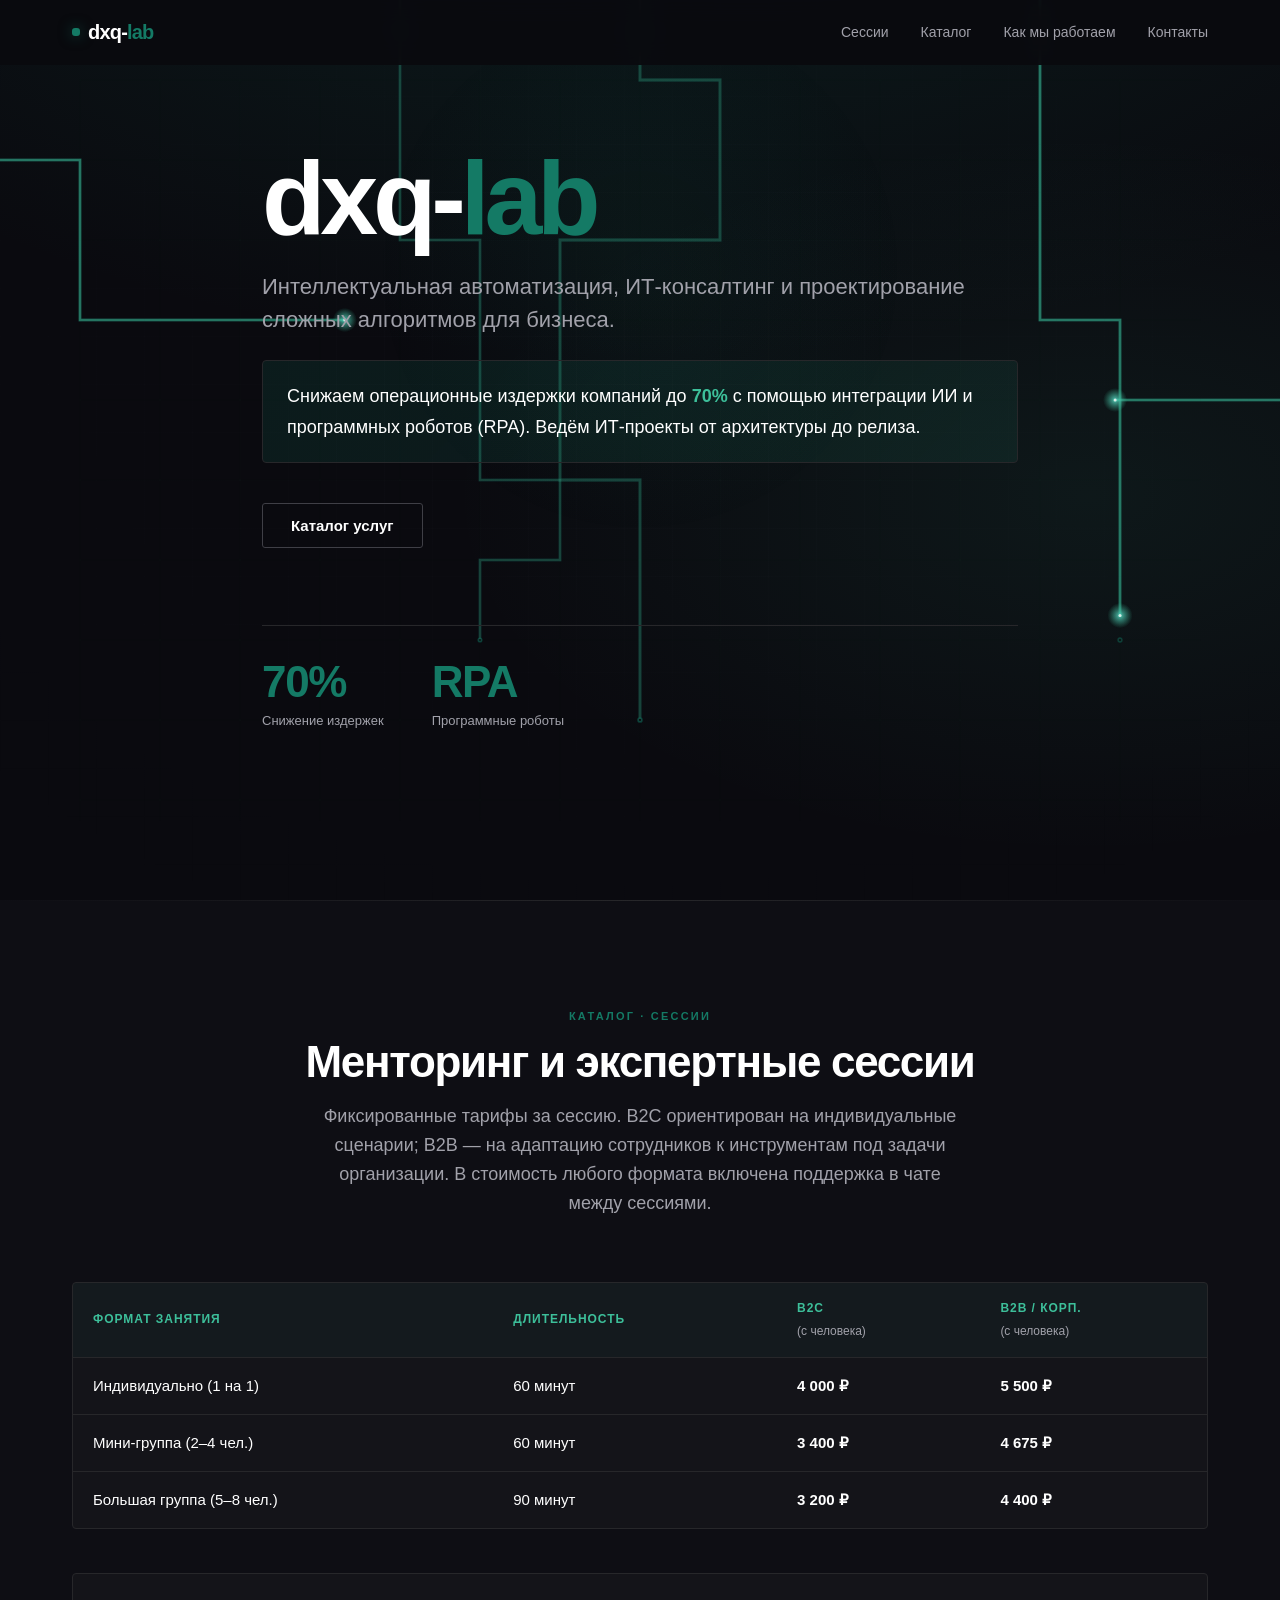
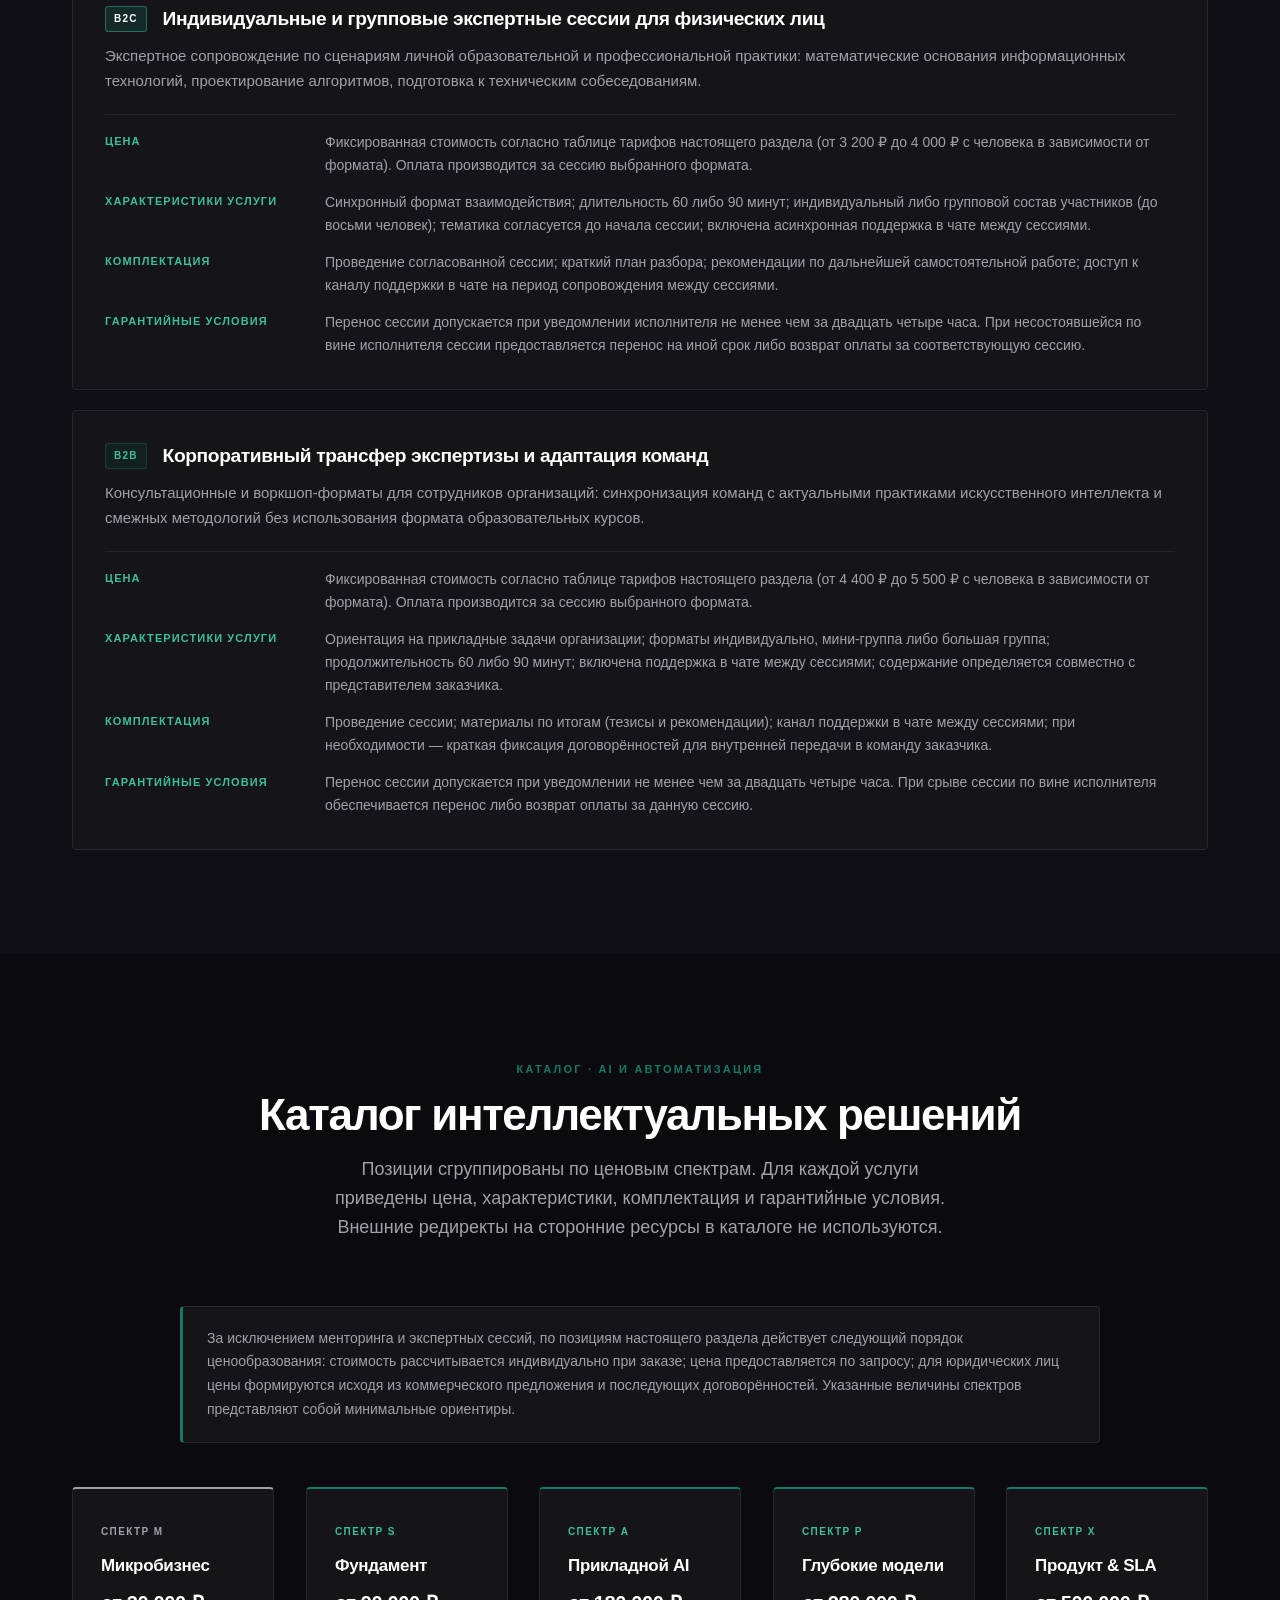
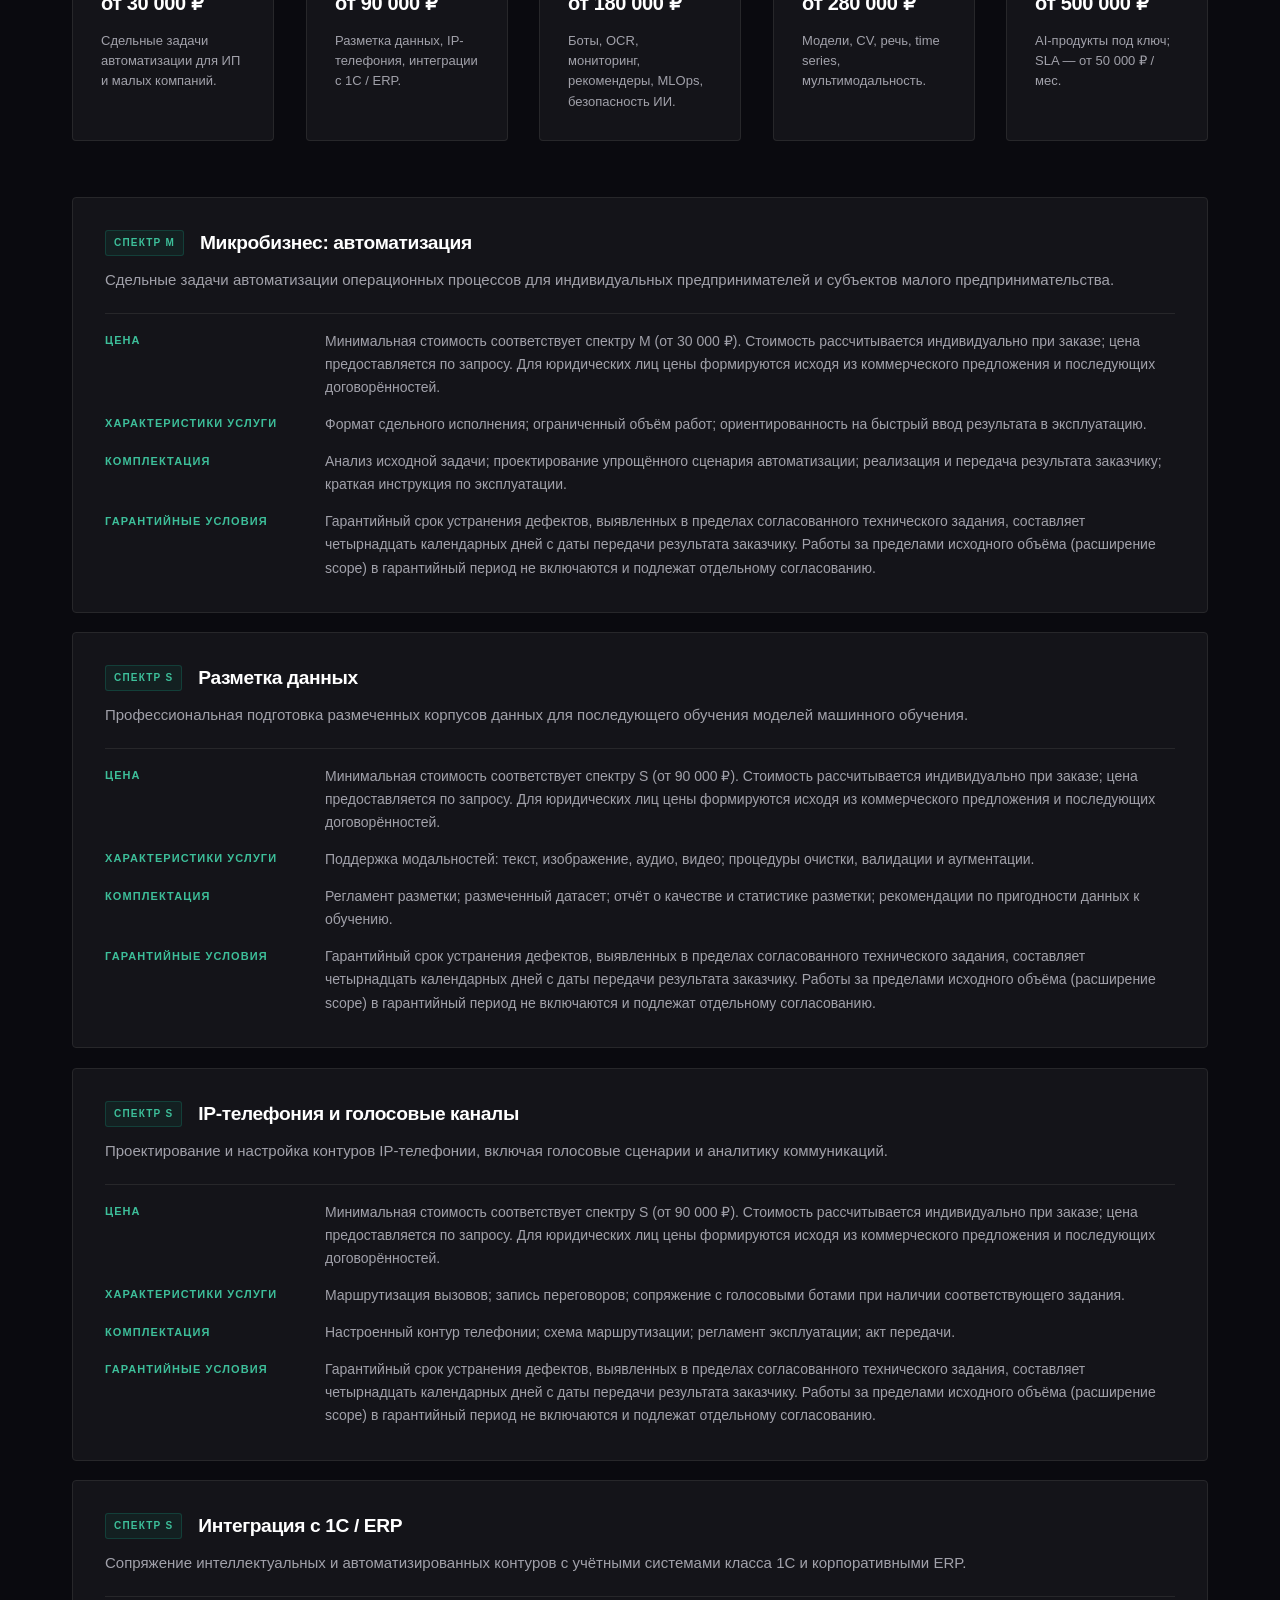
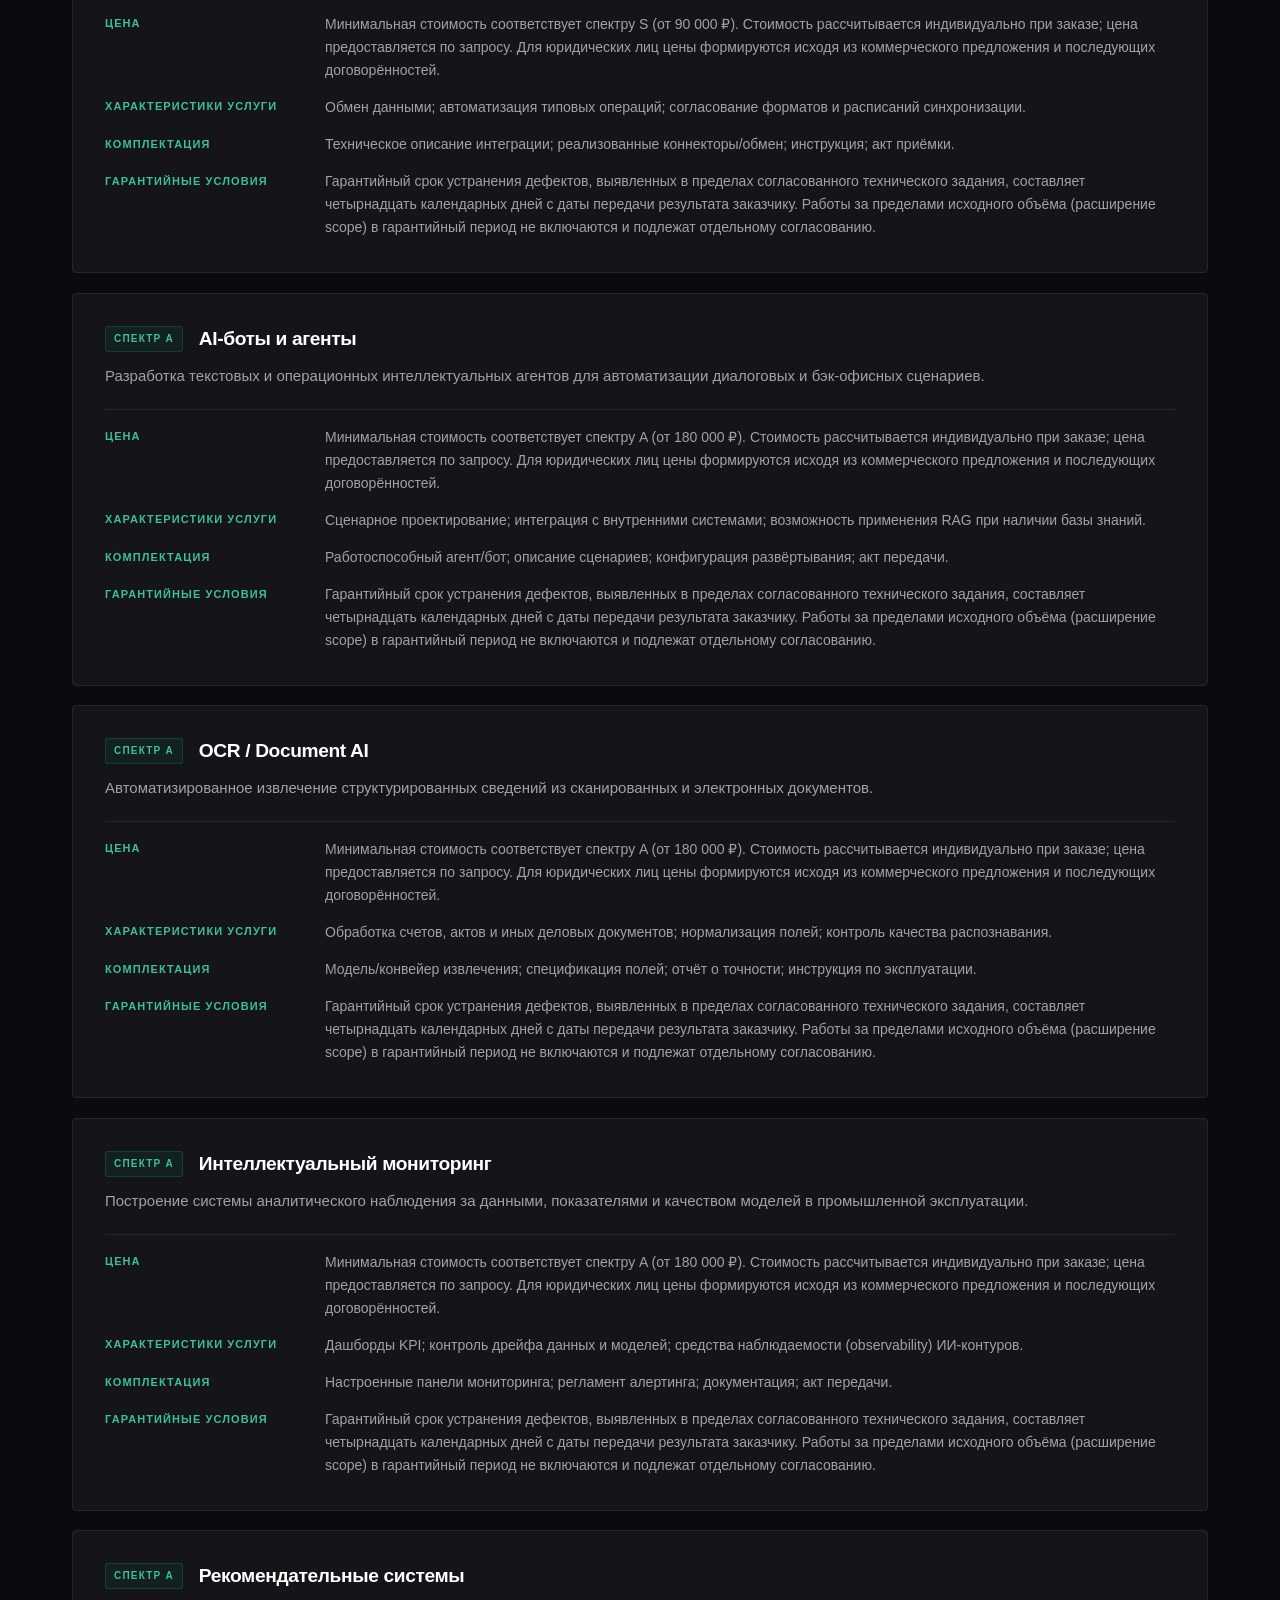
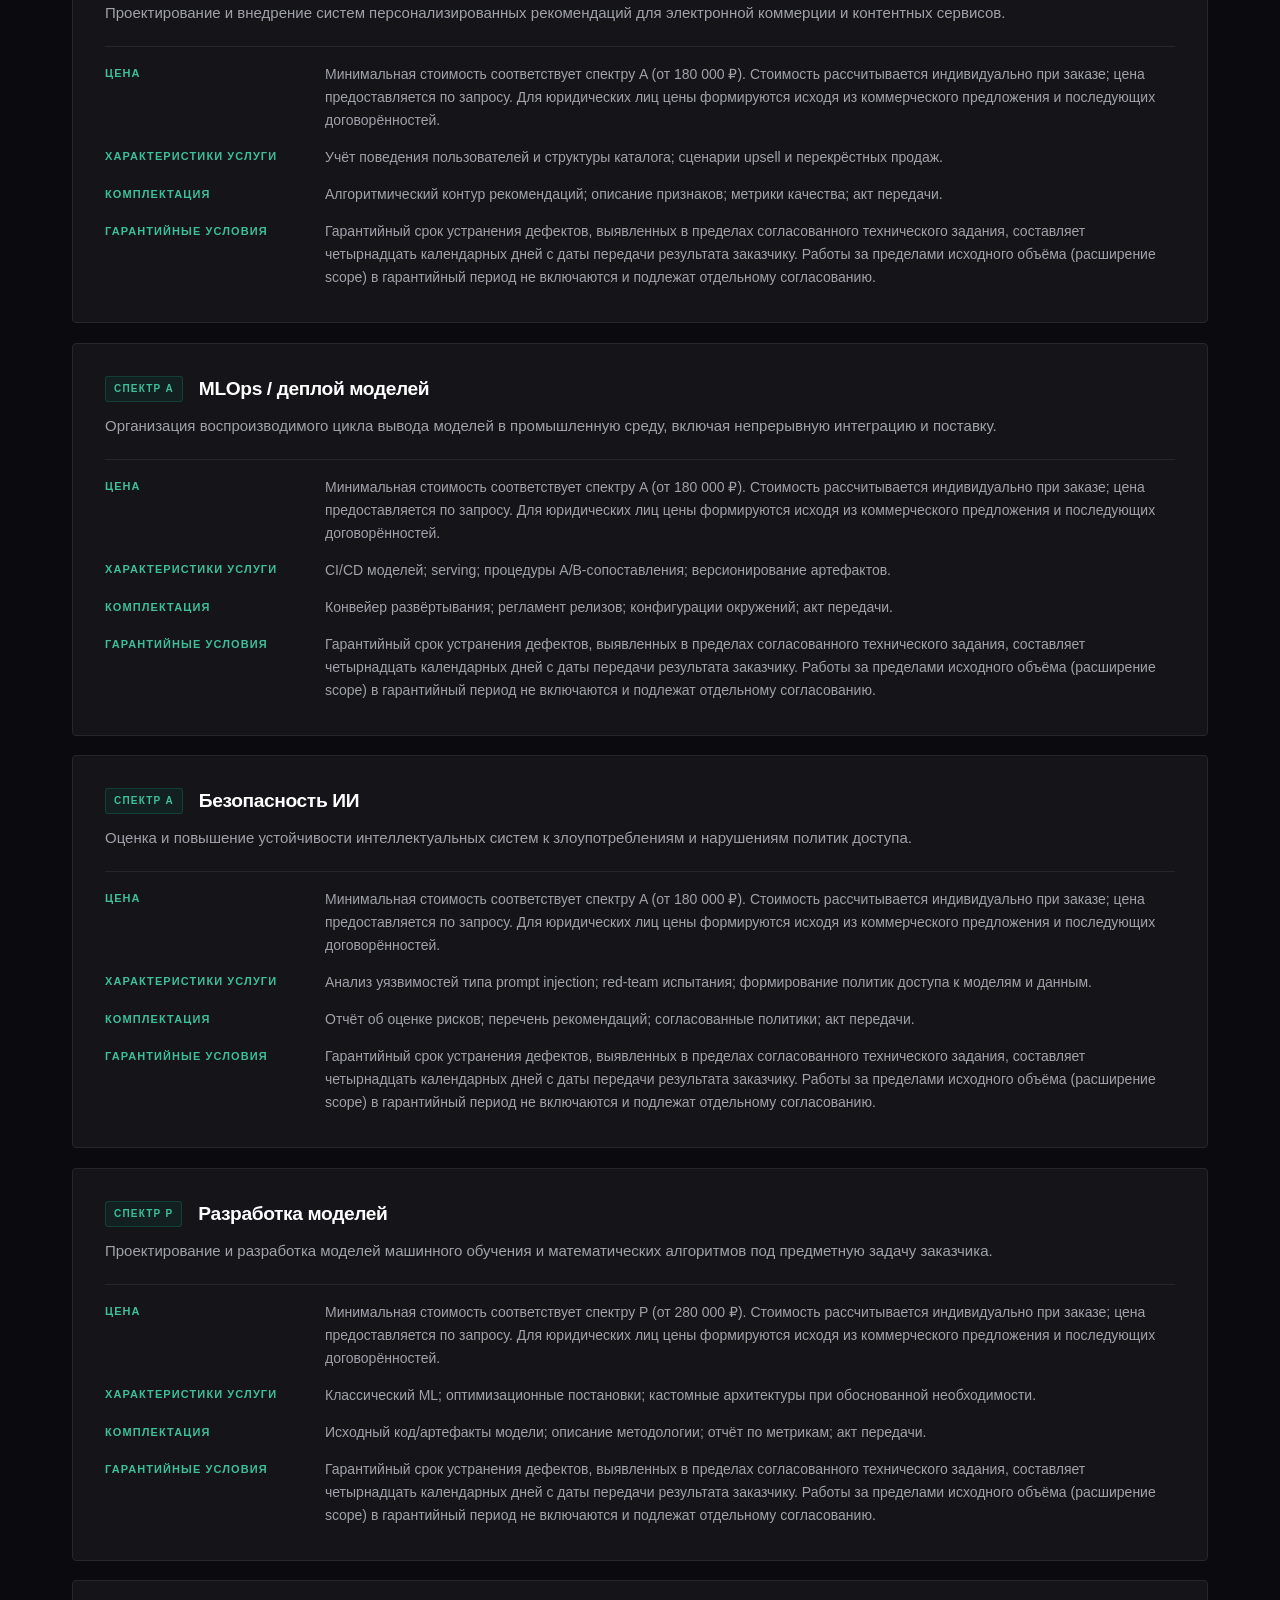
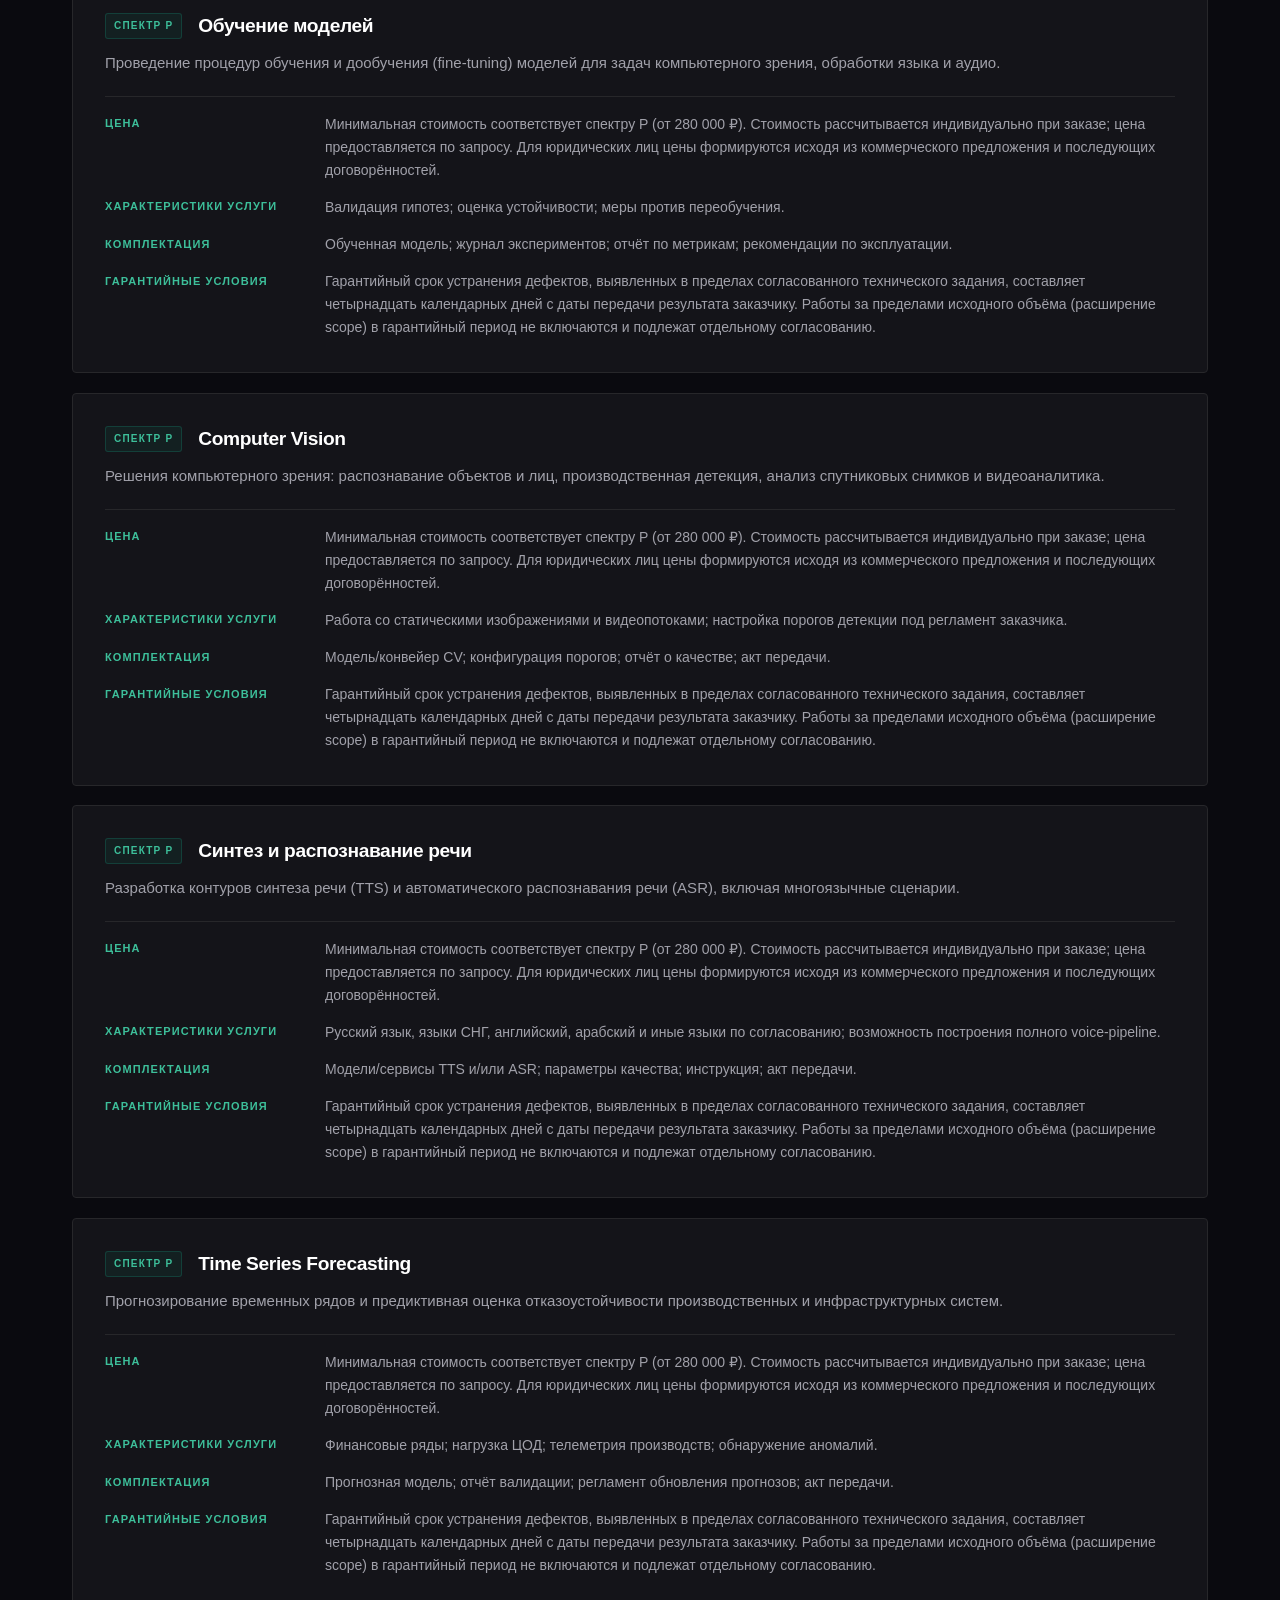
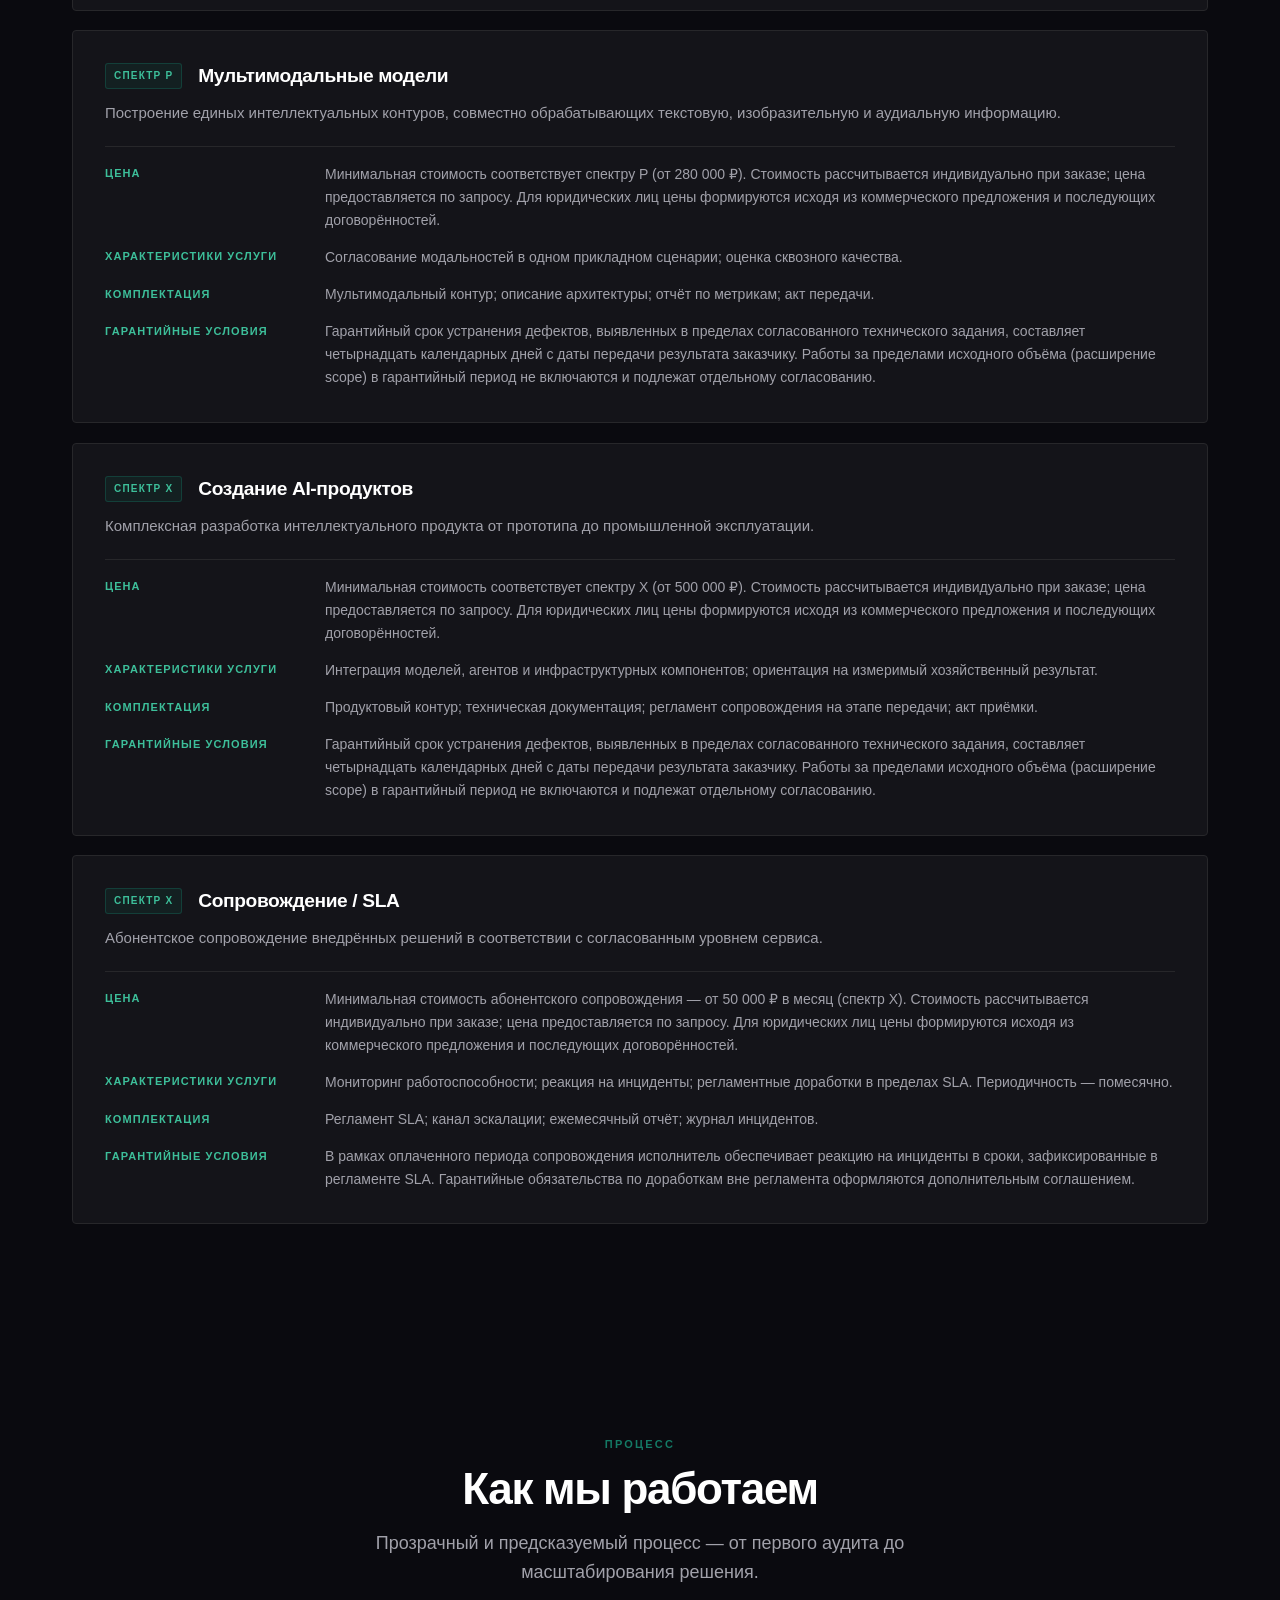
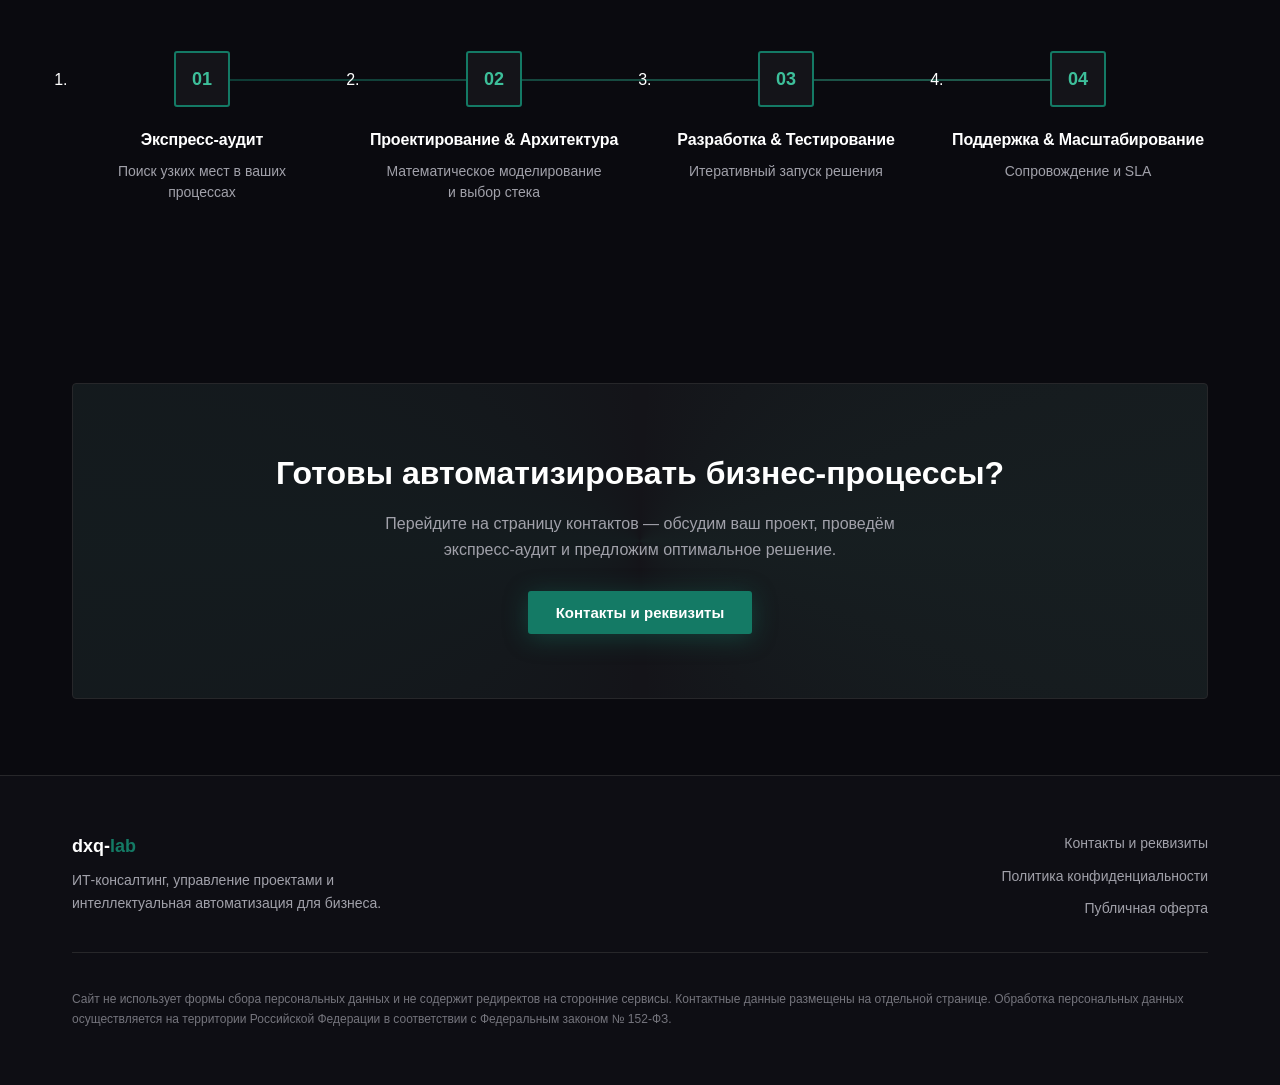
<file: index.html>
<!DOCTYPE html>
<html lang="ru">
<head>
  <meta charset="UTF-8">
  <meta name="viewport" content="width=device-width, initial-scale=1.0">
  <script src="js/favicon.js"></script>
  <meta name="description" content="dxq-lab — интеллектуальная автоматизация, ИТ-консалтинг и проектирование сложных алгоритмов для бизнеса. RPA, Agile, Data Science.">
  <meta name="robots" content="index, follow">
  <meta name="theme-color" content="#0a0a0f">

  <!-- Open Graph — replace content URLs with your production domain -->
  <!-- Example domain: https://dxq-lab.ru or https://your-username.github.io -->
  <meta property="og:type" content="website">
  <meta property="og:title" content="dxq-lab — ИТ-консалтинг и интеллектуальная автоматизация">
  <meta property="og:description" content="Снижаем операционные издержки до 70% с помощью ИИ и программных роботов. Ведём ИТ-проекты от архитектуры до релиза.">
  <meta property="og:url" content="https://YOUR-DOMAIN.ru">
  <meta property="og:locale" content="ru_RU">

  <title>dxq-lab — ИТ-консалтинг и интеллектуальная автоматизация</title>

  <link rel="stylesheet" href="css/style.css">
</head>
<body>

  <canvas id="circuit-bg" class="circuit-bg" aria-hidden="true"></canvas>
  <div class="scroll-progress" aria-hidden="true"><div class="scroll-progress__bar"></div></div>

  <!-- Mobile nav overlay -->
  <div class="nav-overlay" aria-hidden="true"></div>

  <!-- ================================================================== -->
  <!-- HEADER                                                            -->
  <!-- ================================================================== -->
  <header class="header" role="banner">
    <div class="container header__inner">
      <a href="#" class="logo" aria-label="dxq-lab — на главную">
        <span class="logo__mark" aria-hidden="true"></span>
        <span class="brand-name">dxq-<span class="text-accent">lab</span></span>
      </a>

      <button class="menu-toggle" aria-label="Открыть меню" aria-expanded="false" aria-controls="main-nav">
        <span class="menu-toggle__bar"></span>
        <span class="menu-toggle__bar"></span>
        <span class="menu-toggle__bar"></span>
      </button>

      <nav class="nav" id="main-nav" aria-label="Основная навигация">
        <a href="#sessions" class="nav__link">Сессии</a>
        <a href="#catalog" class="nav__link">Каталог</a>
        <a href="#workflow" class="nav__link">Как мы работаем</a>
        <a href="#contact" class="nav__link">Контакты</a>
      </nav>
    </div>
  </header>

  <main id="main-content">

    <!-- ================================================================== -->
    <!-- SECTION 1: HERO                                                    -->
    <!-- ================================================================== -->
    <section class="hero section" id="hero" aria-labelledby="hero-title">
      <div class="container hero__content">
        <h1 class="hero__title" id="hero-title"><span class="brand-name">dxq-<span class="text-accent">lab</span></span></h1>

        <p class="hero__subtitle">
          Интеллектуальная автоматизация, ИТ-консалтинг и проектирование сложных алгоритмов для бизнеса.
        </p>

        <p class="hero__uvp">
          Снижаем операционные издержки компаний до <strong>70%</strong> с помощью интеграции ИИ и программных роботов (RPA). Ведём ИТ-проекты от архитектуры до релиза.
        </p>

        <div class="hero__actions">
          <a href="#catalog" class="btn btn--ghost" data-scroll>Каталог услуг</a>
        </div>

        <div class="hero__stats" aria-label="Ключевые показатели">
          <div class="hero__stat">
            <div class="hero__stat-value">70%</div>
            <div class="hero__stat-label">Снижение издержек</div>
          </div>
          <div class="hero__stat">
            <div class="hero__stat-value">RPA</div>
            <div class="hero__stat-label">Программные роботы</div>
          </div>
        </div>
      </div>
    </section>

    <!-- ================================================================== -->
    <!-- SECTION 2: MENTORING CATALOG                                       -->
    <!-- ================================================================== -->
    <section class="services section" id="sessions" aria-labelledby="sessions-title">
      <div class="container">
        <header class="section__header reveal">
          <span class="section__label">Каталог · Сессии</span>
          <h2 class="section__title" id="sessions-title">Менторинг и экспертные сессии</h2>
          <p class="section__subtitle">
            Фиксированные тарифы за сессию. B2C ориентирован на индивидуальные сценарии; B2B — на адаптацию сотрудников
            к инструментам под задачи организации. В стоимость любого формата включена поддержка в чате между сессиями.
          </p>
        </header>

        <div class="price-table-wrap reveal" role="region" aria-label="Тарифы сессий">
          <table class="price-table">
            <thead>
              <tr>
                <th scope="col">Формат занятия</th>
                <th scope="col">Длительность</th>
                <th scope="col">B2C <span class="price-table__hint">(с человека)</span></th>
                <th scope="col">B2B / Корп. <span class="price-table__hint">(с человека)</span></th>
              </tr>
            </thead>
            <tbody>
              <tr>
                <td>Индивидуально (1 на 1)</td>
                <td>60 минут</td>
                <td class="price-table__value">4&nbsp;000&nbsp;₽</td>
                <td class="price-table__value">5&nbsp;500&nbsp;₽</td>
              </tr>
              <tr>
                <td>Мини-группа (2–4 чел.)</td>
                <td>60 минут</td>
                <td class="price-table__value">3&nbsp;400&nbsp;₽</td>
                <td class="price-table__value">4&nbsp;675&nbsp;₽</td>
              </tr>
              <tr>
                <td>Большая группа (5–8 чел.)</td>
                <td>90 минут</td>
                <td class="price-table__value">3&nbsp;200&nbsp;₽</td>
                <td class="price-table__value">4&nbsp;400&nbsp;₽</td>
              </tr>
            </tbody>
          </table>
        </div>

        <div class="catalog-list catalog-list--sessions">
          <article class="catalog-item reveal">
            <div class="catalog-item__head">
              <span class="service-card__badge service-card__badge--b2c">B2C</span>
              <h3 class="catalog-item__title">Индивидуальные и групповые экспертные сессии для физических лиц</h3>
            </div>
            <p class="catalog-item__lead">
              Экспертное сопровождение по сценариям личной образовательной и профессиональной практики:
              математические основания информационных технологий, проектирование алгоритмов, подготовка к техническим собеседованиям.
            </p>
            <dl class="catalog-meta">
              <div class="catalog-meta__row">
                <dt>Цена</dt>
                <dd>
                  Фиксированная стоимость согласно таблице тарифов настоящего раздела (от 3&nbsp;200&nbsp;₽ до 4&nbsp;000&nbsp;₽ с человека
                  в зависимости от формата). Оплата производится за сессию выбранного формата.
                </dd>
              </div>
              <div class="catalog-meta__row">
                <dt>Характеристики услуги</dt>
                <dd>
                  Синхронный формат взаимодействия; длительность 60 либо 90 минут; индивидуальный либо групповой состав участников
                  (до восьми человек); тематика согласуется до начала сессии; включена асинхронная поддержка в чате между сессиями.
                </dd>
              </div>
              <div class="catalog-meta__row">
                <dt>Комплектация</dt>
                <dd>
                  Проведение согласованной сессии; краткий план разбора; рекомендации по дальнейшей самостоятельной работе;
                  доступ к каналу поддержки в чате на период сопровождения между сессиями.
                </dd>
              </div>
              <div class="catalog-meta__row">
                <dt>Гарантийные условия</dt>
                <dd>
                  Перенос сессии допускается при уведомлении исполнителя не менее чем за двадцать четыре часа.
                  При несостоявшейся по вине исполнителя сессии предоставляется перенос на иной срок либо возврат оплаты
                  за соответствующую сессию.
                </dd>
              </div>
            </dl>
          </article>

          <article class="catalog-item reveal">
            <div class="catalog-item__head">
              <span class="service-card__badge">B2B</span>
              <h3 class="catalog-item__title">Корпоративный трансфер экспертизы и адаптация команд</h3>
            </div>
            <p class="catalog-item__lead">
              Консультационные и воркшоп-форматы для сотрудников организаций: синхронизация команд с актуальными
              практиками искусственного интеллекта и смежных методологий без использования формата образовательных курсов.
            </p>
            <dl class="catalog-meta">
              <div class="catalog-meta__row">
                <dt>Цена</dt>
                <dd>
                  Фиксированная стоимость согласно таблице тарифов настоящего раздела (от 4&nbsp;400&nbsp;₽ до 5&nbsp;500&nbsp;₽ с человека
                  в зависимости от формата). Оплата производится за сессию выбранного формата.
                </dd>
              </div>
              <div class="catalog-meta__row">
                <dt>Характеристики услуги</dt>
                <dd>
                  Ориентация на прикладные задачи организации; форматы индивидуально, мини-группа либо большая группа;
                  продолжительность 60 либо 90 минут; включена поддержка в чате между сессиями; содержание определяется
                  совместно с представителем заказчика.
                </dd>
              </div>
              <div class="catalog-meta__row">
                <dt>Комплектация</dt>
                <dd>
                  Проведение сессии; материалы по итогам (тезисы и рекомендации); канал поддержки в чате между сессиями;
                  при необходимости — краткая фиксация договорённостей для внутренней передачи в команду заказчика.
                </dd>
              </div>
              <div class="catalog-meta__row">
                <dt>Гарантийные условия</dt>
                <dd>
                  Перенос сессии допускается при уведомлении не менее чем за двадцать четыре часа.
                  При срыве сессии по вине исполнителя обеспечивается перенос либо возврат оплаты за данную сессию.
                </dd>
              </div>
            </dl>
          </article>
        </div>
      </div>
    </section>

    <!-- ================================================================== -->
    <!-- SECTION 2B: AI / AUTOMATION CATALOG                                -->
    <!-- ================================================================== -->
    <section class="section" id="catalog" aria-labelledby="catalog-title">
      <div class="container">
        <header class="section__header reveal">
          <span class="section__label">Каталог · AI и автоматизация</span>
          <h2 class="section__title" id="catalog-title">Каталог интеллектуальных решений</h2>
          <p class="section__subtitle">
            Позиции сгруппированы по ценовым спектрам. Для каждой услуги приведены цена, характеристики, комплектация
            и гарантийные условия. Внешние редиректы на сторонние ресурсы в каталоге не используются.
          </p>
        </header>

        <aside class="catalog-notice reveal" role="note">
          <p>
            За исключением менторинга и экспертных сессий, по позициям настоящего раздела действует следующий порядок ценообразования:
            стоимость рассчитывается индивидуально при заказе; цена предоставляется по запросу;
            для юридических лиц цены формируются исходя из коммерческого предложения и последующих договорённостей.
            Указанные величины спектров представляют собой минимальные ориентиры.
          </p>
        </aside>

        <div class="spectrum-grid reveal" aria-label="Ценовые спектры">
          <article class="spectrum-card spectrum-card--micro">
            <span class="spectrum-card__label">Спектр M</span>
            <h3 class="spectrum-card__title">Микробизнес</h3>
            <p class="spectrum-card__price">от 30&nbsp;000&nbsp;₽</p>
            <p class="spectrum-card__desc">Сдельные задачи автоматизации для ИП и малых компаний.</p>
          </article>
          <article class="spectrum-card">
            <span class="spectrum-card__label">Спектр S</span>
            <h3 class="spectrum-card__title">Фундамент</h3>
            <p class="spectrum-card__price">от 90&nbsp;000&nbsp;₽</p>
            <p class="spectrum-card__desc">Разметка данных, IP-телефония, интеграции с 1С / ERP.</p>
          </article>
          <article class="spectrum-card">
            <span class="spectrum-card__label">Спектр A</span>
            <h3 class="spectrum-card__title">Прикладной AI</h3>
            <p class="spectrum-card__price">от 180&nbsp;000&nbsp;₽</p>
            <p class="spectrum-card__desc">Боты, OCR, мониторинг, рекомендеры, MLOps, безопасность ИИ.</p>
          </article>
          <article class="spectrum-card">
            <span class="spectrum-card__label">Спектр P</span>
            <h3 class="spectrum-card__title">Глубокие модели</h3>
            <p class="spectrum-card__price">от 280&nbsp;000&nbsp;₽</p>
            <p class="spectrum-card__desc">Модели, CV, речь, time series, мультимодальность.</p>
          </article>
          <article class="spectrum-card">
            <span class="spectrum-card__label">Спектр X</span>
            <h3 class="spectrum-card__title">Продукт &amp; SLA</h3>
            <p class="spectrum-card__price">от 500&nbsp;000&nbsp;₽</p>
            <p class="spectrum-card__desc">AI-продукты под ключ; SLA — от 50&nbsp;000&nbsp;₽ / мес.</p>
          </article>
        </div>

        <div class="catalog-list">
          <article class="catalog-item reveal">
            <div class="catalog-item__head">
              <span class="service-card__badge">Спектр M</span>
              <h3 class="catalog-item__title">Микробизнес: автоматизация</h3>
            </div>
            <p class="catalog-item__lead">Сдельные задачи автоматизации операционных процессов для индивидуальных предпринимателей и субъектов малого предпринимательства.</p>
            <dl class="catalog-meta">
              <div class="catalog-meta__row">
                <dt>Цена</dt>
                <dd>Минимальная стоимость соответствует спектру M (от 30 000 ₽). Стоимость рассчитывается индивидуально при заказе; цена предоставляется по запросу. Для юридических лиц цены формируются исходя из коммерческого предложения и последующих договорённостей.</dd>
              </div>
              <div class="catalog-meta__row">
                <dt>Характеристики услуги</dt>
                <dd>Формат сдельного исполнения; ограниченный объём работ; ориентированность на быстрый ввод результата в эксплуатацию.</dd>
              </div>
              <div class="catalog-meta__row">
                <dt>Комплектация</dt>
                <dd>Анализ исходной задачи; проектирование упрощённого сценария автоматизации; реализация и передача результата заказчику; краткая инструкция по эксплуатации.</dd>
              </div>
              <div class="catalog-meta__row">
                <dt>Гарантийные условия</dt>
                <dd>Гарантийный срок устранения дефектов, выявленных в пределах согласованного технического задания, составляет четырнадцать календарных дней с даты передачи результата заказчику. Работы за пределами исходного объёма (расширение scope) в гарантийный период не включаются и подлежат отдельному согласованию.</dd>
              </div>
            </dl>
          </article>

          <article class="catalog-item reveal">
            <div class="catalog-item__head">
              <span class="service-card__badge">Спектр S</span>
              <h3 class="catalog-item__title">Разметка данных</h3>
            </div>
            <p class="catalog-item__lead">Профессиональная подготовка размеченных корпусов данных для последующего обучения моделей машинного обучения.</p>
            <dl class="catalog-meta">
              <div class="catalog-meta__row">
                <dt>Цена</dt>
                <dd>Минимальная стоимость соответствует спектру S (от 90 000 ₽). Стоимость рассчитывается индивидуально при заказе; цена предоставляется по запросу. Для юридических лиц цены формируются исходя из коммерческого предложения и последующих договорённостей.</dd>
              </div>
              <div class="catalog-meta__row">
                <dt>Характеристики услуги</dt>
                <dd>Поддержка модальностей: текст, изображение, аудио, видео; процедуры очистки, валидации и аугментации.</dd>
              </div>
              <div class="catalog-meta__row">
                <dt>Комплектация</dt>
                <dd>Регламент разметки; размеченный датасет; отчёт о качестве и статистике разметки; рекомендации по пригодности данных к обучению.</dd>
              </div>
              <div class="catalog-meta__row">
                <dt>Гарантийные условия</dt>
                <dd>Гарантийный срок устранения дефектов, выявленных в пределах согласованного технического задания, составляет четырнадцать календарных дней с даты передачи результата заказчику. Работы за пределами исходного объёма (расширение scope) в гарантийный период не включаются и подлежат отдельному согласованию.</dd>
              </div>
            </dl>
          </article>

          <article class="catalog-item reveal">
            <div class="catalog-item__head">
              <span class="service-card__badge">Спектр S</span>
              <h3 class="catalog-item__title">IP-телефония и голосовые каналы</h3>
            </div>
            <p class="catalog-item__lead">Проектирование и настройка контуров IP-телефонии, включая голосовые сценарии и аналитику коммуникаций.</p>
            <dl class="catalog-meta">
              <div class="catalog-meta__row">
                <dt>Цена</dt>
                <dd>Минимальная стоимость соответствует спектру S (от 90 000 ₽). Стоимость рассчитывается индивидуально при заказе; цена предоставляется по запросу. Для юридических лиц цены формируются исходя из коммерческого предложения и последующих договорённостей.</dd>
              </div>
              <div class="catalog-meta__row">
                <dt>Характеристики услуги</dt>
                <dd>Маршрутизация вызовов; запись переговоров; сопряжение с голосовыми ботами при наличии соответствующего задания.</dd>
              </div>
              <div class="catalog-meta__row">
                <dt>Комплектация</dt>
                <dd>Настроенный контур телефонии; схема маршрутизации; регламент эксплуатации; акт передачи.</dd>
              </div>
              <div class="catalog-meta__row">
                <dt>Гарантийные условия</dt>
                <dd>Гарантийный срок устранения дефектов, выявленных в пределах согласованного технического задания, составляет четырнадцать календарных дней с даты передачи результата заказчику. Работы за пределами исходного объёма (расширение scope) в гарантийный период не включаются и подлежат отдельному согласованию.</dd>
              </div>
            </dl>
          </article>

          <article class="catalog-item reveal">
            <div class="catalog-item__head">
              <span class="service-card__badge">Спектр S</span>
              <h3 class="catalog-item__title">Интеграция с 1С / ERP</h3>
            </div>
            <p class="catalog-item__lead">Сопряжение интеллектуальных и автоматизированных контуров с учётными системами класса 1С и корпоративными ERP.</p>
            <dl class="catalog-meta">
              <div class="catalog-meta__row">
                <dt>Цена</dt>
                <dd>Минимальная стоимость соответствует спектру S (от 90 000 ₽). Стоимость рассчитывается индивидуально при заказе; цена предоставляется по запросу. Для юридических лиц цены формируются исходя из коммерческого предложения и последующих договорённостей.</dd>
              </div>
              <div class="catalog-meta__row">
                <dt>Характеристики услуги</dt>
                <dd>Обмен данными; автоматизация типовых операций; согласование форматов и расписаний синхронизации.</dd>
              </div>
              <div class="catalog-meta__row">
                <dt>Комплектация</dt>
                <dd>Техническое описание интеграции; реализованные коннекторы/обмен; инструкция; акт приёмки.</dd>
              </div>
              <div class="catalog-meta__row">
                <dt>Гарантийные условия</dt>
                <dd>Гарантийный срок устранения дефектов, выявленных в пределах согласованного технического задания, составляет четырнадцать календарных дней с даты передачи результата заказчику. Работы за пределами исходного объёма (расширение scope) в гарантийный период не включаются и подлежат отдельному согласованию.</dd>
              </div>
            </dl>
          </article>

          <article class="catalog-item reveal">
            <div class="catalog-item__head">
              <span class="service-card__badge">Спектр A</span>
              <h3 class="catalog-item__title">AI-боты и агенты</h3>
            </div>
            <p class="catalog-item__lead">Разработка текстовых и операционных интеллектуальных агентов для автоматизации диалоговых и бэк-офисных сценариев.</p>
            <dl class="catalog-meta">
              <div class="catalog-meta__row">
                <dt>Цена</dt>
                <dd>Минимальная стоимость соответствует спектру A (от 180 000 ₽). Стоимость рассчитывается индивидуально при заказе; цена предоставляется по запросу. Для юридических лиц цены формируются исходя из коммерческого предложения и последующих договорённостей.</dd>
              </div>
              <div class="catalog-meta__row">
                <dt>Характеристики услуги</dt>
                <dd>Сценарное проектирование; интеграция с внутренними системами; возможность применения RAG при наличии базы знаний.</dd>
              </div>
              <div class="catalog-meta__row">
                <dt>Комплектация</dt>
                <dd>Работоспособный агент/бот; описание сценариев; конфигурация развёртывания; акт передачи.</dd>
              </div>
              <div class="catalog-meta__row">
                <dt>Гарантийные условия</dt>
                <dd>Гарантийный срок устранения дефектов, выявленных в пределах согласованного технического задания, составляет четырнадцать календарных дней с даты передачи результата заказчику. Работы за пределами исходного объёма (расширение scope) в гарантийный период не включаются и подлежат отдельному согласованию.</dd>
              </div>
            </dl>
          </article>

          <article class="catalog-item reveal">
            <div class="catalog-item__head">
              <span class="service-card__badge">Спектр A</span>
              <h3 class="catalog-item__title">OCR / Document AI</h3>
            </div>
            <p class="catalog-item__lead">Автоматизированное извлечение структурированных сведений из сканированных и электронных документов.</p>
            <dl class="catalog-meta">
              <div class="catalog-meta__row">
                <dt>Цена</dt>
                <dd>Минимальная стоимость соответствует спектру A (от 180 000 ₽). Стоимость рассчитывается индивидуально при заказе; цена предоставляется по запросу. Для юридических лиц цены формируются исходя из коммерческого предложения и последующих договорённостей.</dd>
              </div>
              <div class="catalog-meta__row">
                <dt>Характеристики услуги</dt>
                <dd>Обработка счетов, актов и иных деловых документов; нормализация полей; контроль качества распознавания.</dd>
              </div>
              <div class="catalog-meta__row">
                <dt>Комплектация</dt>
                <dd>Модель/конвейер извлечения; спецификация полей; отчёт о точности; инструкция по эксплуатации.</dd>
              </div>
              <div class="catalog-meta__row">
                <dt>Гарантийные условия</dt>
                <dd>Гарантийный срок устранения дефектов, выявленных в пределах согласованного технического задания, составляет четырнадцать календарных дней с даты передачи результата заказчику. Работы за пределами исходного объёма (расширение scope) в гарантийный период не включаются и подлежат отдельному согласованию.</dd>
              </div>
            </dl>
          </article>

          <article class="catalog-item reveal">
            <div class="catalog-item__head">
              <span class="service-card__badge">Спектр A</span>
              <h3 class="catalog-item__title">Интеллектуальный мониторинг</h3>
            </div>
            <p class="catalog-item__lead">Построение системы аналитического наблюдения за данными, показателями и качеством моделей в промышленной эксплуатации.</p>
            <dl class="catalog-meta">
              <div class="catalog-meta__row">
                <dt>Цена</dt>
                <dd>Минимальная стоимость соответствует спектру A (от 180 000 ₽). Стоимость рассчитывается индивидуально при заказе; цена предоставляется по запросу. Для юридических лиц цены формируются исходя из коммерческого предложения и последующих договорённостей.</dd>
              </div>
              <div class="catalog-meta__row">
                <dt>Характеристики услуги</dt>
                <dd>Дашборды KPI; контроль дрейфа данных и моделей; средства наблюдаемости (observability) ИИ-контуров.</dd>
              </div>
              <div class="catalog-meta__row">
                <dt>Комплектация</dt>
                <dd>Настроенные панели мониторинга; регламент алертинга; документация; акт передачи.</dd>
              </div>
              <div class="catalog-meta__row">
                <dt>Гарантийные условия</dt>
                <dd>Гарантийный срок устранения дефектов, выявленных в пределах согласованного технического задания, составляет четырнадцать календарных дней с даты передачи результата заказчику. Работы за пределами исходного объёма (расширение scope) в гарантийный период не включаются и подлежат отдельному согласованию.</dd>
              </div>
            </dl>
          </article>

          <article class="catalog-item reveal">
            <div class="catalog-item__head">
              <span class="service-card__badge">Спектр A</span>
              <h3 class="catalog-item__title">Рекомендательные системы</h3>
            </div>
            <p class="catalog-item__lead">Проектирование и внедрение систем персонализированных рекомендаций для электронной коммерции и контентных сервисов.</p>
            <dl class="catalog-meta">
              <div class="catalog-meta__row">
                <dt>Цена</dt>
                <dd>Минимальная стоимость соответствует спектру A (от 180 000 ₽). Стоимость рассчитывается индивидуально при заказе; цена предоставляется по запросу. Для юридических лиц цены формируются исходя из коммерческого предложения и последующих договорённостей.</dd>
              </div>
              <div class="catalog-meta__row">
                <dt>Характеристики услуги</dt>
                <dd>Учёт поведения пользователей и структуры каталога; сценарии upsell и перекрёстных продаж.</dd>
              </div>
              <div class="catalog-meta__row">
                <dt>Комплектация</dt>
                <dd>Алгоритмический контур рекомендаций; описание признаков; метрики качества; акт передачи.</dd>
              </div>
              <div class="catalog-meta__row">
                <dt>Гарантийные условия</dt>
                <dd>Гарантийный срок устранения дефектов, выявленных в пределах согласованного технического задания, составляет четырнадцать календарных дней с даты передачи результата заказчику. Работы за пределами исходного объёма (расширение scope) в гарантийный период не включаются и подлежат отдельному согласованию.</dd>
              </div>
            </dl>
          </article>

          <article class="catalog-item reveal">
            <div class="catalog-item__head">
              <span class="service-card__badge">Спектр A</span>
              <h3 class="catalog-item__title">MLOps / деплой моделей</h3>
            </div>
            <p class="catalog-item__lead">Организация воспроизводимого цикла вывода моделей в промышленную среду, включая непрерывную интеграцию и поставку.</p>
            <dl class="catalog-meta">
              <div class="catalog-meta__row">
                <dt>Цена</dt>
                <dd>Минимальная стоимость соответствует спектру A (от 180 000 ₽). Стоимость рассчитывается индивидуально при заказе; цена предоставляется по запросу. Для юридических лиц цены формируются исходя из коммерческого предложения и последующих договорённостей.</dd>
              </div>
              <div class="catalog-meta__row">
                <dt>Характеристики услуги</dt>
                <dd>CI/CD моделей; serving; процедуры A/B-сопоставления; версионирование артефактов.</dd>
              </div>
              <div class="catalog-meta__row">
                <dt>Комплектация</dt>
                <dd>Конвейер развёртывания; регламент релизов; конфигурации окружений; акт передачи.</dd>
              </div>
              <div class="catalog-meta__row">
                <dt>Гарантийные условия</dt>
                <dd>Гарантийный срок устранения дефектов, выявленных в пределах согласованного технического задания, составляет четырнадцать календарных дней с даты передачи результата заказчику. Работы за пределами исходного объёма (расширение scope) в гарантийный период не включаются и подлежат отдельному согласованию.</dd>
              </div>
            </dl>
          </article>

          <article class="catalog-item reveal">
            <div class="catalog-item__head">
              <span class="service-card__badge">Спектр A</span>
              <h3 class="catalog-item__title">Безопасность ИИ</h3>
            </div>
            <p class="catalog-item__lead">Оценка и повышение устойчивости интеллектуальных систем к злоупотреблениям и нарушениям политик доступа.</p>
            <dl class="catalog-meta">
              <div class="catalog-meta__row">
                <dt>Цена</dt>
                <dd>Минимальная стоимость соответствует спектру A (от 180 000 ₽). Стоимость рассчитывается индивидуально при заказе; цена предоставляется по запросу. Для юридических лиц цены формируются исходя из коммерческого предложения и последующих договорённостей.</dd>
              </div>
              <div class="catalog-meta__row">
                <dt>Характеристики услуги</dt>
                <dd>Анализ уязвимостей типа prompt injection; red-team испытания; формирование политик доступа к моделям и данным.</dd>
              </div>
              <div class="catalog-meta__row">
                <dt>Комплектация</dt>
                <dd>Отчёт об оценке рисков; перечень рекомендаций; согласованные политики; акт передачи.</dd>
              </div>
              <div class="catalog-meta__row">
                <dt>Гарантийные условия</dt>
                <dd>Гарантийный срок устранения дефектов, выявленных в пределах согласованного технического задания, составляет четырнадцать календарных дней с даты передачи результата заказчику. Работы за пределами исходного объёма (расширение scope) в гарантийный период не включаются и подлежат отдельному согласованию.</dd>
              </div>
            </dl>
          </article>

          <article class="catalog-item reveal">
            <div class="catalog-item__head">
              <span class="service-card__badge">Спектр P</span>
              <h3 class="catalog-item__title">Разработка моделей</h3>
            </div>
            <p class="catalog-item__lead">Проектирование и разработка моделей машинного обучения и математических алгоритмов под предметную задачу заказчика.</p>
            <dl class="catalog-meta">
              <div class="catalog-meta__row">
                <dt>Цена</dt>
                <dd>Минимальная стоимость соответствует спектру P (от 280 000 ₽). Стоимость рассчитывается индивидуально при заказе; цена предоставляется по запросу. Для юридических лиц цены формируются исходя из коммерческого предложения и последующих договорённостей.</dd>
              </div>
              <div class="catalog-meta__row">
                <dt>Характеристики услуги</dt>
                <dd>Классический ML; оптимизационные постановки; кастомные архитектуры при обоснованной необходимости.</dd>
              </div>
              <div class="catalog-meta__row">
                <dt>Комплектация</dt>
                <dd>Исходный код/артефакты модели; описание методологии; отчёт по метрикам; акт передачи.</dd>
              </div>
              <div class="catalog-meta__row">
                <dt>Гарантийные условия</dt>
                <dd>Гарантийный срок устранения дефектов, выявленных в пределах согласованного технического задания, составляет четырнадцать календарных дней с даты передачи результата заказчику. Работы за пределами исходного объёма (расширение scope) в гарантийный период не включаются и подлежат отдельному согласованию.</dd>
              </div>
            </dl>
          </article>

          <article class="catalog-item reveal">
            <div class="catalog-item__head">
              <span class="service-card__badge">Спектр P</span>
              <h3 class="catalog-item__title">Обучение моделей</h3>
            </div>
            <p class="catalog-item__lead">Проведение процедур обучения и дообучения (fine-tuning) моделей для задач компьютерного зрения, обработки языка и аудио.</p>
            <dl class="catalog-meta">
              <div class="catalog-meta__row">
                <dt>Цена</dt>
                <dd>Минимальная стоимость соответствует спектру P (от 280 000 ₽). Стоимость рассчитывается индивидуально при заказе; цена предоставляется по запросу. Для юридических лиц цены формируются исходя из коммерческого предложения и последующих договорённостей.</dd>
              </div>
              <div class="catalog-meta__row">
                <dt>Характеристики услуги</dt>
                <dd>Валидация гипотез; оценка устойчивости; меры против переобучения.</dd>
              </div>
              <div class="catalog-meta__row">
                <dt>Комплектация</dt>
                <dd>Обученная модель; журнал экспериментов; отчёт по метрикам; рекомендации по эксплуатации.</dd>
              </div>
              <div class="catalog-meta__row">
                <dt>Гарантийные условия</dt>
                <dd>Гарантийный срок устранения дефектов, выявленных в пределах согласованного технического задания, составляет четырнадцать календарных дней с даты передачи результата заказчику. Работы за пределами исходного объёма (расширение scope) в гарантийный период не включаются и подлежат отдельному согласованию.</dd>
              </div>
            </dl>
          </article>

          <article class="catalog-item reveal">
            <div class="catalog-item__head">
              <span class="service-card__badge">Спектр P</span>
              <h3 class="catalog-item__title">Computer Vision</h3>
            </div>
            <p class="catalog-item__lead">Решения компьютерного зрения: распознавание объектов и лиц, производственная детекция, анализ спутниковых снимков и видеоаналитика.</p>
            <dl class="catalog-meta">
              <div class="catalog-meta__row">
                <dt>Цена</dt>
                <dd>Минимальная стоимость соответствует спектру P (от 280 000 ₽). Стоимость рассчитывается индивидуально при заказе; цена предоставляется по запросу. Для юридических лиц цены формируются исходя из коммерческого предложения и последующих договорённостей.</dd>
              </div>
              <div class="catalog-meta__row">
                <dt>Характеристики услуги</dt>
                <dd>Работа со статическими изображениями и видеопотоками; настройка порогов детекции под регламент заказчика.</dd>
              </div>
              <div class="catalog-meta__row">
                <dt>Комплектация</dt>
                <dd>Модель/конвейер CV; конфигурация порогов; отчёт о качестве; акт передачи.</dd>
              </div>
              <div class="catalog-meta__row">
                <dt>Гарантийные условия</dt>
                <dd>Гарантийный срок устранения дефектов, выявленных в пределах согласованного технического задания, составляет четырнадцать календарных дней с даты передачи результата заказчику. Работы за пределами исходного объёма (расширение scope) в гарантийный период не включаются и подлежат отдельному согласованию.</dd>
              </div>
            </dl>
          </article>

          <article class="catalog-item reveal">
            <div class="catalog-item__head">
              <span class="service-card__badge">Спектр P</span>
              <h3 class="catalog-item__title">Синтез и распознавание речи</h3>
            </div>
            <p class="catalog-item__lead">Разработка контуров синтеза речи (TTS) и автоматического распознавания речи (ASR), включая многоязычные сценарии.</p>
            <dl class="catalog-meta">
              <div class="catalog-meta__row">
                <dt>Цена</dt>
                <dd>Минимальная стоимость соответствует спектру P (от 280 000 ₽). Стоимость рассчитывается индивидуально при заказе; цена предоставляется по запросу. Для юридических лиц цены формируются исходя из коммерческого предложения и последующих договорённостей.</dd>
              </div>
              <div class="catalog-meta__row">
                <dt>Характеристики услуги</dt>
                <dd>Русский язык, языки СНГ, английский, арабский и иные языки по согласованию; возможность построения полного voice-pipeline.</dd>
              </div>
              <div class="catalog-meta__row">
                <dt>Комплектация</dt>
                <dd>Модели/сервисы TTS и/или ASR; параметры качества; инструкция; акт передачи.</dd>
              </div>
              <div class="catalog-meta__row">
                <dt>Гарантийные условия</dt>
                <dd>Гарантийный срок устранения дефектов, выявленных в пределах согласованного технического задания, составляет четырнадцать календарных дней с даты передачи результата заказчику. Работы за пределами исходного объёма (расширение scope) в гарантийный период не включаются и подлежат отдельному согласованию.</dd>
              </div>
            </dl>
          </article>

          <article class="catalog-item reveal">
            <div class="catalog-item__head">
              <span class="service-card__badge">Спектр P</span>
              <h3 class="catalog-item__title">Time Series Forecasting</h3>
            </div>
            <p class="catalog-item__lead">Прогнозирование временных рядов и предиктивная оценка отказоустойчивости производственных и инфраструктурных систем.</p>
            <dl class="catalog-meta">
              <div class="catalog-meta__row">
                <dt>Цена</dt>
                <dd>Минимальная стоимость соответствует спектру P (от 280 000 ₽). Стоимость рассчитывается индивидуально при заказе; цена предоставляется по запросу. Для юридических лиц цены формируются исходя из коммерческого предложения и последующих договорённостей.</dd>
              </div>
              <div class="catalog-meta__row">
                <dt>Характеристики услуги</dt>
                <dd>Финансовые ряды; нагрузка ЦОД; телеметрия производств; обнаружение аномалий.</dd>
              </div>
              <div class="catalog-meta__row">
                <dt>Комплектация</dt>
                <dd>Прогнозная модель; отчёт валидации; регламент обновления прогнозов; акт передачи.</dd>
              </div>
              <div class="catalog-meta__row">
                <dt>Гарантийные условия</dt>
                <dd>Гарантийный срок устранения дефектов, выявленных в пределах согласованного технического задания, составляет четырнадцать календарных дней с даты передачи результата заказчику. Работы за пределами исходного объёма (расширение scope) в гарантийный период не включаются и подлежат отдельному согласованию.</dd>
              </div>
            </dl>
          </article>

          <article class="catalog-item reveal">
            <div class="catalog-item__head">
              <span class="service-card__badge">Спектр P</span>
              <h3 class="catalog-item__title">Мультимодальные модели</h3>
            </div>
            <p class="catalog-item__lead">Построение единых интеллектуальных контуров, совместно обрабатывающих текстовую, изобразительную и аудиальную информацию.</p>
            <dl class="catalog-meta">
              <div class="catalog-meta__row">
                <dt>Цена</dt>
                <dd>Минимальная стоимость соответствует спектру P (от 280 000 ₽). Стоимость рассчитывается индивидуально при заказе; цена предоставляется по запросу. Для юридических лиц цены формируются исходя из коммерческого предложения и последующих договорённостей.</dd>
              </div>
              <div class="catalog-meta__row">
                <dt>Характеристики услуги</dt>
                <dd>Согласование модальностей в одном прикладном сценарии; оценка сквозного качества.</dd>
              </div>
              <div class="catalog-meta__row">
                <dt>Комплектация</dt>
                <dd>Мультимодальный контур; описание архитектуры; отчёт по метрикам; акт передачи.</dd>
              </div>
              <div class="catalog-meta__row">
                <dt>Гарантийные условия</dt>
                <dd>Гарантийный срок устранения дефектов, выявленных в пределах согласованного технического задания, составляет четырнадцать календарных дней с даты передачи результата заказчику. Работы за пределами исходного объёма (расширение scope) в гарантийный период не включаются и подлежат отдельному согласованию.</dd>
              </div>
            </dl>
          </article>

          <article class="catalog-item reveal">
            <div class="catalog-item__head">
              <span class="service-card__badge">Спектр X</span>
              <h3 class="catalog-item__title">Создание AI-продуктов</h3>
            </div>
            <p class="catalog-item__lead">Комплексная разработка интеллектуального продукта от прототипа до промышленной эксплуатации.</p>
            <dl class="catalog-meta">
              <div class="catalog-meta__row">
                <dt>Цена</dt>
                <dd>Минимальная стоимость соответствует спектру X (от 500 000 ₽). Стоимость рассчитывается индивидуально при заказе; цена предоставляется по запросу. Для юридических лиц цены формируются исходя из коммерческого предложения и последующих договорённостей.</dd>
              </div>
              <div class="catalog-meta__row">
                <dt>Характеристики услуги</dt>
                <dd>Интеграция моделей, агентов и инфраструктурных компонентов; ориентация на измеримый хозяйственный результат.</dd>
              </div>
              <div class="catalog-meta__row">
                <dt>Комплектация</dt>
                <dd>Продуктовый контур; техническая документация; регламент сопровождения на этапе передачи; акт приёмки.</dd>
              </div>
              <div class="catalog-meta__row">
                <dt>Гарантийные условия</dt>
                <dd>Гарантийный срок устранения дефектов, выявленных в пределах согласованного технического задания, составляет четырнадцать календарных дней с даты передачи результата заказчику. Работы за пределами исходного объёма (расширение scope) в гарантийный период не включаются и подлежат отдельному согласованию.</dd>
              </div>
            </dl>
          </article>

          <article class="catalog-item reveal">
            <div class="catalog-item__head">
              <span class="service-card__badge">Спектр X</span>
              <h3 class="catalog-item__title">Сопровождение / SLA</h3>
            </div>
            <p class="catalog-item__lead">Абонентское сопровождение внедрённых решений в соответствии с согласованным уровнем сервиса.</p>
            <dl class="catalog-meta">
              <div class="catalog-meta__row">
                <dt>Цена</dt>
                <dd>Минимальная стоимость абонентского сопровождения — от 50 000 ₽ в месяц (спектр X). Стоимость рассчитывается индивидуально при заказе; цена предоставляется по запросу. Для юридических лиц цены формируются исходя из коммерческого предложения и последующих договорённостей.</dd>
              </div>
              <div class="catalog-meta__row">
                <dt>Характеристики услуги</dt>
                <dd>Мониторинг работоспособности; реакция на инциденты; регламентные доработки в пределах SLA. Периодичность — помесячно.</dd>
              </div>
              <div class="catalog-meta__row">
                <dt>Комплектация</dt>
                <dd>Регламент SLA; канал эскалации; ежемесячный отчёт; журнал инцидентов.</dd>
              </div>
              <div class="catalog-meta__row">
                <dt>Гарантийные условия</dt>
                <dd>В рамках оплаченного периода сопровождения исполнитель обеспечивает реакцию на инциденты в сроки, зафиксированные в регламенте SLA. Гарантийные обязательства по доработкам вне регламента оформляются дополнительным соглашением.</dd>
              </div>
            </dl>
          </article>
        </div>
      </div>
    </section>

    <!-- ================================================================== -->
    <!-- SECTION 3: ENGAGEMENT WORKFLOW                                     -->
    <!-- ================================================================== -->
    <section class="section" id="workflow" aria-labelledby="workflow-title">
      <div class="container">
        <header class="section__header reveal">
          <span class="section__label">Процесс</span>
          <h2 class="section__title" id="workflow-title">Как мы работаем</h2>
          <p class="section__subtitle">
            Прозрачный и предсказуемый процесс — от первого аудита до масштабирования решения.
          </p>
        </header>

        <ol class="workflow__timeline" aria-label="Этапы работы">
          <li class="workflow-step reveal">
            <div class="workflow-step__number" aria-hidden="true">01</div>
            <h3 class="workflow-step__title">Экспресс-аудит</h3>
            <p class="workflow-step__desc">Поиск узких мест в ваших процессах</p>
          </li>
          <li class="workflow-step reveal">
            <div class="workflow-step__number" aria-hidden="true">02</div>
            <h3 class="workflow-step__title">Проектирование &amp; Архитектура</h3>
            <p class="workflow-step__desc">Математическое моделирование и выбор стека</p>
          </li>
          <li class="workflow-step reveal">
            <div class="workflow-step__number" aria-hidden="true">03</div>
            <h3 class="workflow-step__title">Разработка &amp; Тестирование</h3>
            <p class="workflow-step__desc">Итеративный запуск решения</p>
          </li>
          <li class="workflow-step reveal">
            <div class="workflow-step__number" aria-hidden="true">04</div>
            <h3 class="workflow-step__title">Поддержка &amp; Масштабирование</h3>
            <p class="workflow-step__desc">Сопровождение и SLA</p>
          </li>
        </ol>
      </div>
    </section>

    <!-- ================================================================== -->
    <!-- CTA BANNER — переход на страницу контактов (без внешних редиректов) -->
    <!-- ================================================================== -->
    <section class="cta-banner" id="contact" aria-labelledby="cta-title">
      <div class="container">
        <div class="cta-banner__inner reveal">
          <div class="cta-banner__content">
            <h2 class="cta-banner__title" id="cta-title">Готовы автоматизировать бизнес-процессы?</h2>
            <p class="cta-banner__text">
              Перейдите на страницу контактов — обсудим ваш проект, проведём экспресс-аудит и предложим оптимальное решение.
            </p>
            <button type="button" class="btn btn--primary" data-contact-nav>
              Контакты и реквизиты
            </button>
          </div>
        </div>
      </div>
    </section>

  </main>

  <!-- ================================================================== -->
  <!-- SECTION 4: FOOTER — Legal & Security Compliant                       -->
  <!-- Legal entity: ИП Перхунков Т.Н. -->
  <!-- ================================================================== -->
  <footer class="footer" role="contentinfo">
    <div class="container">
      <div class="footer__grid">
        <div>
          <div class="footer__brand"><span class="brand-name">dxq-<span class="text-accent">lab</span></span></div>
          <p class="footer__tagline">
            ИТ-консалтинг, управление проектами и интеллектуальная автоматизация для бизнеса.
          </p>
        </div>
        <nav class="footer__links" aria-label="Юридические документы">
          <button type="button" class="footer__link contact-nav-btn" data-contact-nav>Контакты и реквизиты</button>
          <a href="privacy.html" class="footer__link">Политика конфиденциальности</a>
          <a href="oferta.html" class="footer__link">Публичная оферта</a>
        </nav>
      </div>

      <div class="footer__legal">
        <p class="footer__legal-note">
          Сайт не использует формы сбора персональных данных и не содержит редиректов на сторонние сервисы.
          Контактные данные размещены на отдельной странице. Обработка персональных данных осуществляется
          на территории Российской Федерации в соответствии с Федеральным законом № 152-ФЗ.
        </p>
      </div>
    </div>
  </footer>

  <script src="js/main.js" defer></script>
  <script src="js/circuit-bg.js" defer></script>
  <script src="js/contact-nav.js" defer></script>
</body>
</html>
</file>
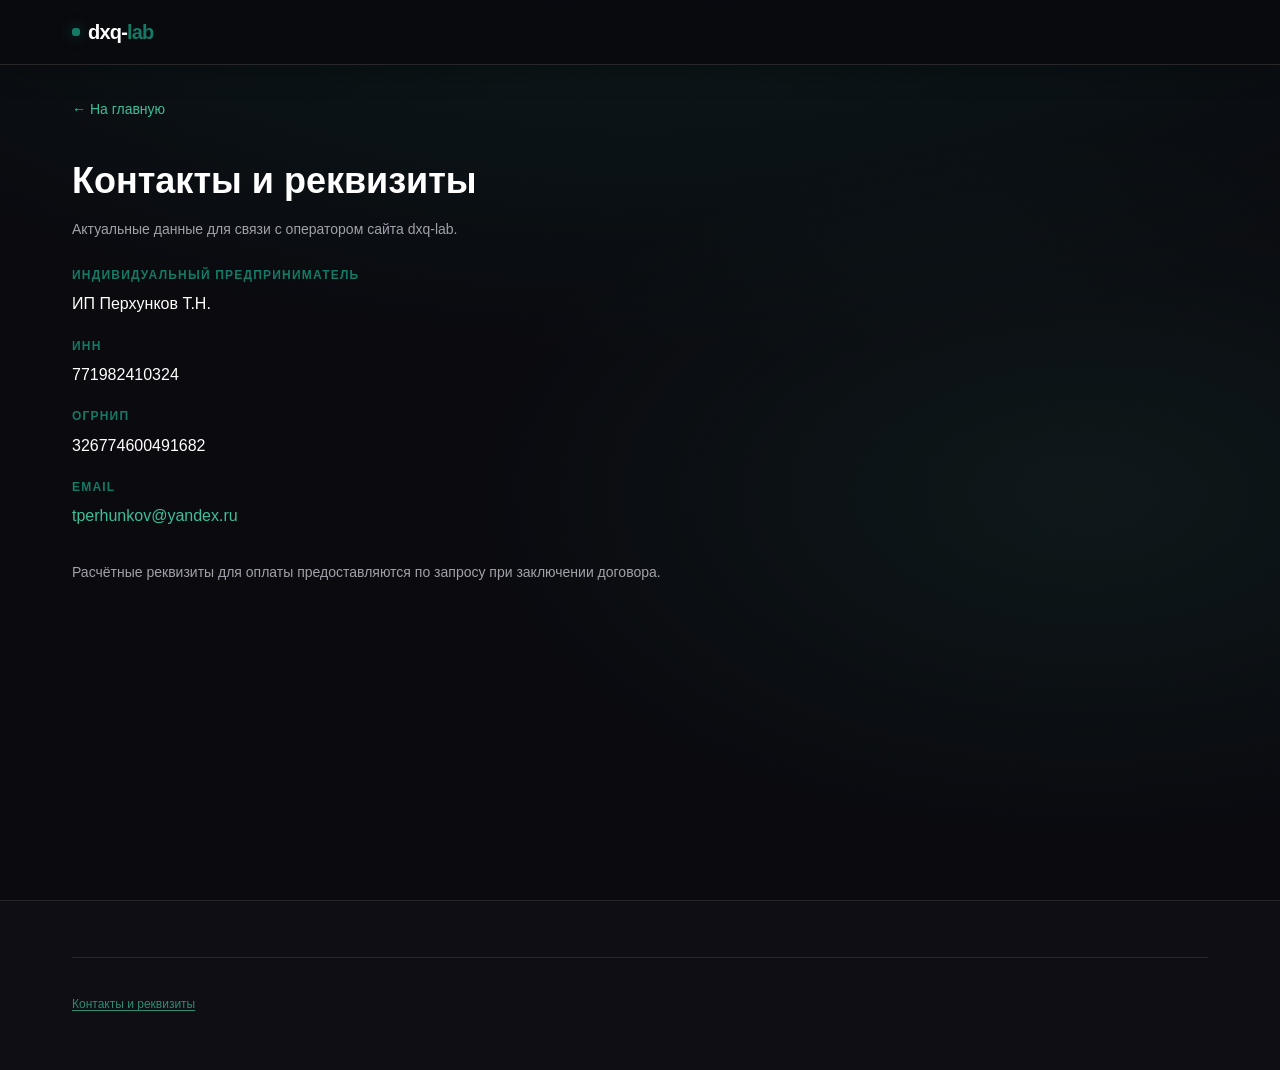
<file: contacts.html>
<!DOCTYPE html>
<html lang="ru">
<head>
  <meta charset="UTF-8">
  <meta name="viewport" content="width=device-width, initial-scale=1.0">
  <script src="js/favicon.js"></script>
  <meta name="robots" content="noindex, nofollow, noarchive, nosnippet">
  <title>Контакты — dxq-lab</title>
  <link rel="stylesheet" href="css/style.css">
</head>
<body>

  <header class="header header--scrolled" role="banner">
    <div class="container header__inner">
      <a href="index.html" class="logo" aria-label="dxq-lab — на главную">
        <span class="logo__mark" aria-hidden="true"></span>
        <span class="brand-name">dxq-<span class="text-accent">lab</span></span>
      </a>
    </div>
  </header>

  <main class="legal-page">
    <div class="container">
      <a href="index.html" class="back-link" aria-label="Вернуться на главную">← На главную</a>

      <h1>Контакты и реквизиты</h1>
      <p class="legal-page__updated">Актуальные данные для связи с оператором сайта dxq-lab.</p>

      <!-- Contact data is injected by js/contacts.js -->
      <div id="contact-details" class="contact-details" aria-live="polite">
        <p class="contact-loading">Загрузка…</p>
      </div>
    </div>
  </main>

  <footer class="footer" role="contentinfo">
    <div class="container">
      <div class="footer__legal">
        <p class="footer__legal-note">
          <button type="button" class="contact-nav-btn" data-contact-nav>Контакты и реквизиты</button>
        </p>
      </div>
    </div>
  </footer>

  <script src="js/contacts.js" defer></script>
</body>
</html>
</file>
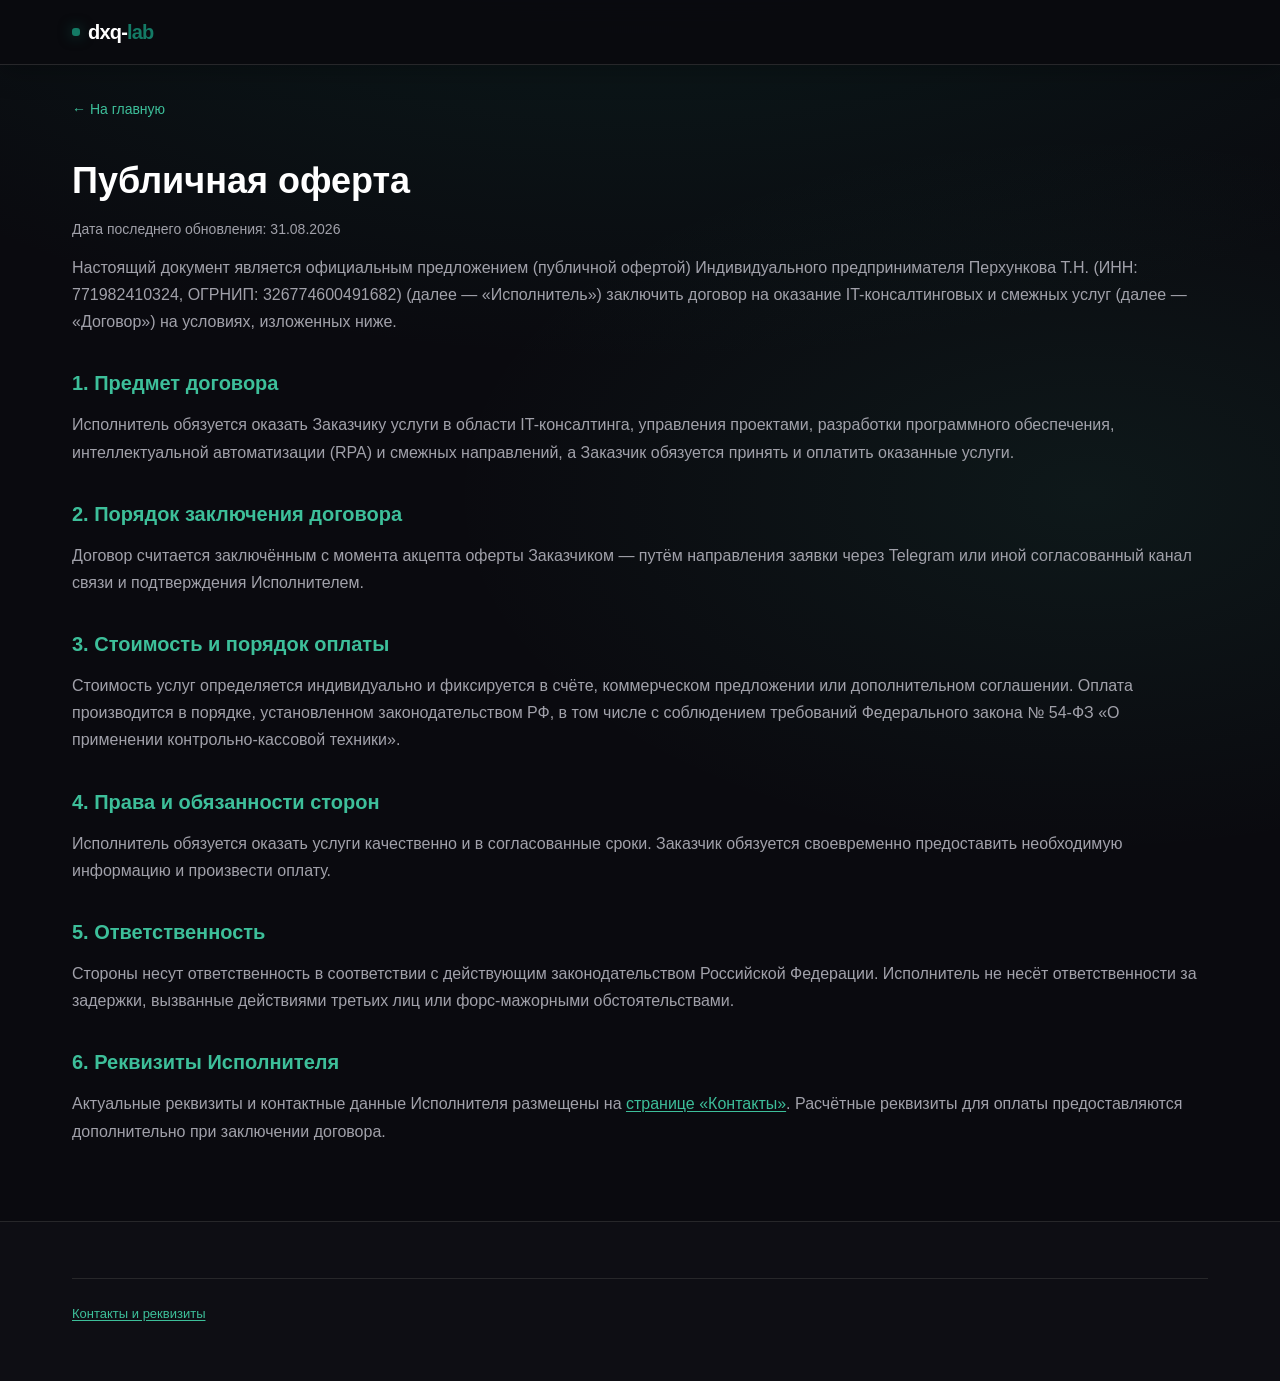
<file: oferta.html>
<!DOCTYPE html>
<html lang="ru">
<head>
  <meta charset="UTF-8">
  <meta name="viewport" content="width=device-width, initial-scale=1.0">
  <script src="js/favicon.js"></script>
  <meta name="robots" content="noindex">
  <title>Публичная оферта — dxq-lab</title>
  <link rel="stylesheet" href="css/style.css">
</head>
<body>

  <header class="header header--scrolled" role="banner">
    <div class="container header__inner">
      <a href="index.html" class="logo" aria-label="dxq-lab — на главную">
        <span class="logo__mark" aria-hidden="true"></span>
        <span class="brand-name">dxq-<span class="text-accent">lab</span></span>
      </a>
    </div>
  </header>

  <main class="legal-page">
    <div class="container">
      <a href="index.html" class="back-link" aria-label="Вернуться на главную">← На главную</a>

      <h1>Публичная оферта</h1>
      <p class="legal-page__updated">Дата последнего обновления: 31.08.2026</p>

      <!-- TODO: Replace all placeholders with actual offer text reviewed by a lawyer -->

      <p>
        Настоящий документ является официальным предложением (публичной офертой)
        Индивидуального предпринимателя Перхункова Т.Н. (ИНН: 771982410324, ОГРНИП: 326774600491682)
        (далее — «Исполнитель») заключить договор на оказание IT-консалтинговых и смежных услуг
        (далее — «Договор») на условиях, изложенных ниже.
      </p>

      <h2>1. Предмет договора</h2>
      <p>
        Исполнитель обязуется оказать Заказчику услуги в области IT-консалтинга, управления проектами,
        разработки программного обеспечения, интеллектуальной автоматизации (RPA) и смежных направлений,
        а Заказчик обязуется принять и оплатить оказанные услуги.
      </p>

      <h2>2. Порядок заключения договора</h2>
      <p>
        Договор считается заключённым с момента акцепта оферты Заказчиком — путём направления заявки
        через Telegram или иной согласованный канал связи и подтверждения Исполнителем.
      </p>

      <h2>3. Стоимость и порядок оплаты</h2>
      <p>
        Стоимость услуг определяется индивидуально и фиксируется в счёте, коммерческом предложении
        или дополнительном соглашении. Оплата производится в порядке, установленном законодательством РФ,
        в том числе с соблюдением требований Федерального закона № 54-ФЗ «О применении контрольно-кассовой техники».
      </p>

      <h2>4. Права и обязанности сторон</h2>
      <p>
        Исполнитель обязуется оказать услуги качественно и в согласованные сроки.
        Заказчик обязуется своевременно предоставить необходимую информацию и произвести оплату.
      </p>

      <h2>5. Ответственность</h2>
      <p>
        Стороны несут ответственность в соответствии с действующим законодательством Российской Федерации.
        Исполнитель не несёт ответственности за задержки, вызванные действиями третьих лиц или форс-мажорными обстоятельствами.
      </p>

      <h2>6. Реквизиты Исполнителя</h2>
      <p>
        Актуальные реквизиты и контактные данные Исполнителя размещены на
        <button type="button" class="inline-link-btn" data-contact-nav>странице «Контакты»</button>.
        Расчётные реквизиты для оплаты предоставляются дополнительно при заключении договора.
      </p>
    </div>
  </main>

  <footer class="footer" role="contentinfo">
    <div class="container">
      <div class="footer__legal">
        <p>
          <button type="button" class="contact-nav-btn" data-contact-nav>Контакты и реквизиты</button>
        </p>
      </div>
    </div>
  </footer>

  <script src="js/contact-nav.js" defer></script>
</body>
</html>
</file>
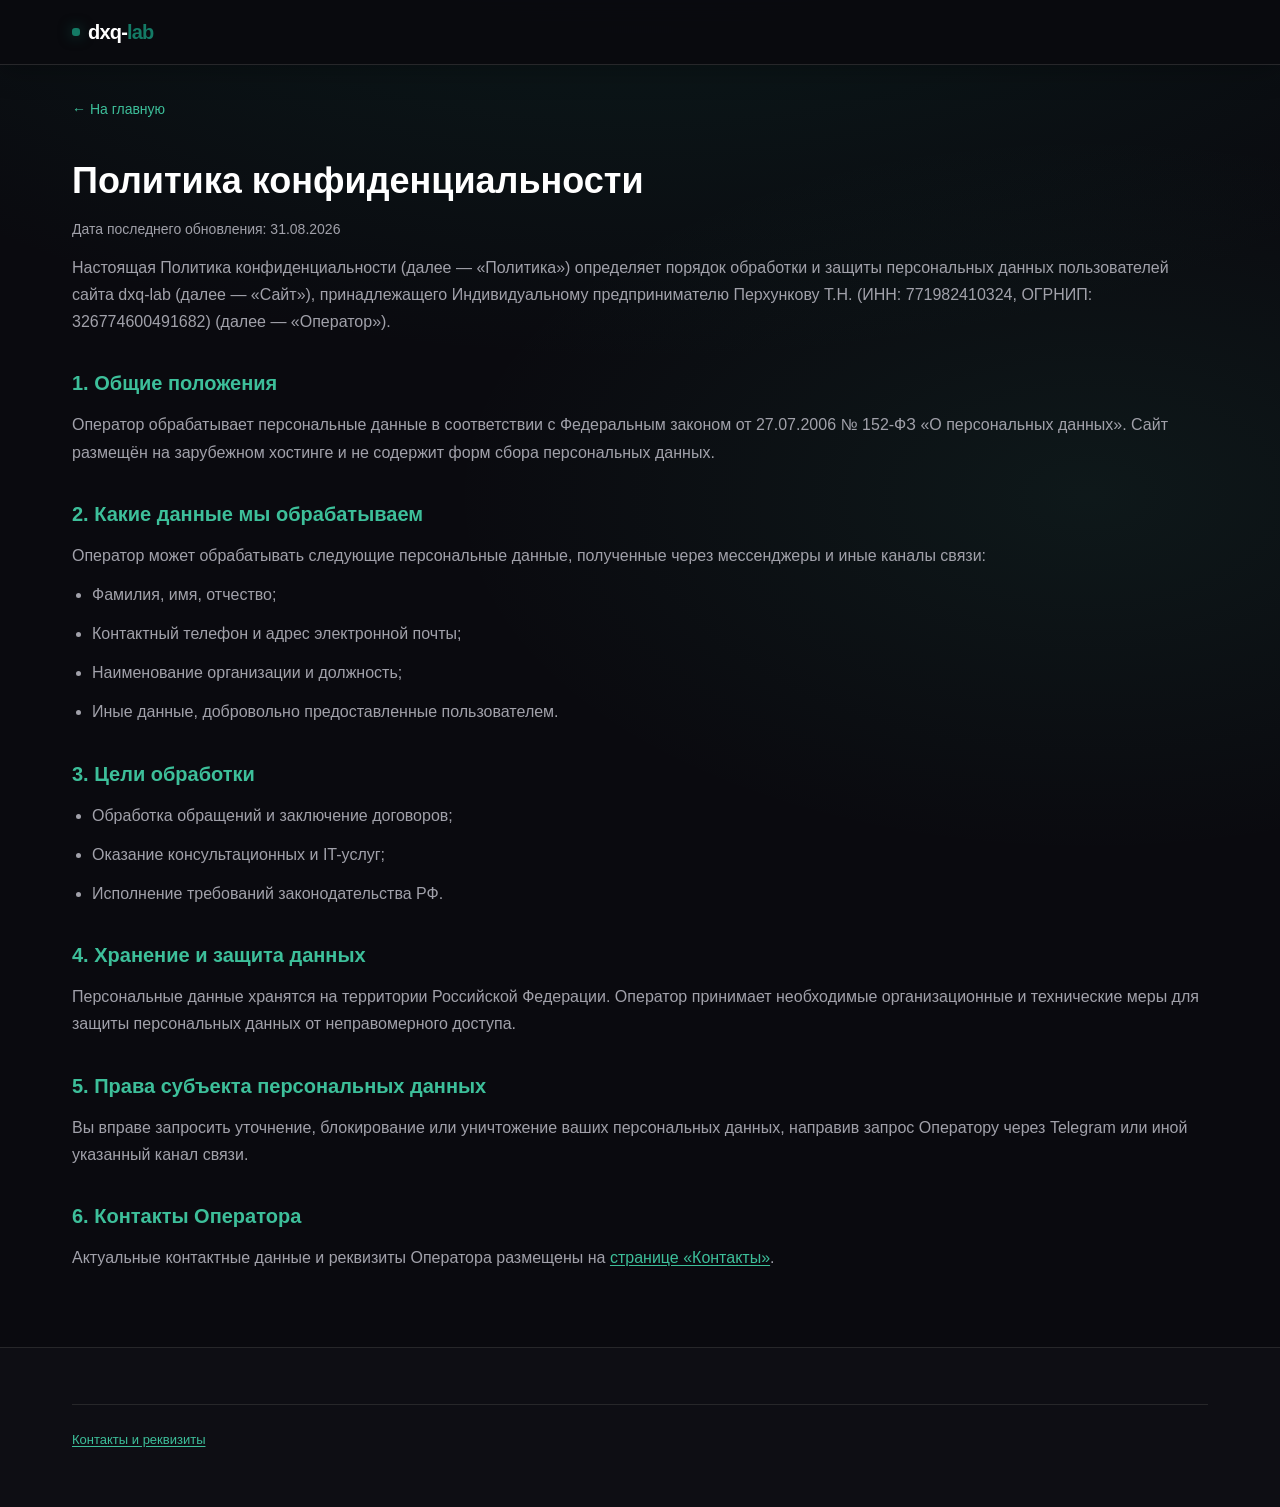
<file: privacy.html>
<!DOCTYPE html>
<html lang="ru">
<head>
  <meta charset="UTF-8">
  <meta name="viewport" content="width=device-width, initial-scale=1.0">
  <script src="js/favicon.js"></script>
  <meta name="robots" content="noindex">
  <title>Политика конфиденциальности — dxq-lab</title>
  <link rel="stylesheet" href="css/style.css">
</head>
<body>

  <header class="header header--scrolled" role="banner">
    <div class="container header__inner">
      <a href="index.html" class="logo" aria-label="dxq-lab — на главную">
        <span class="logo__mark" aria-hidden="true"></span>
        <span class="brand-name">dxq-<span class="text-accent">lab</span></span>
      </a>
    </div>
  </header>

  <main class="legal-page">
    <div class="container">
      <a href="index.html" class="back-link" aria-label="Вернуться на главную">← На главную</a>

      <h1>Политика конфиденциальности</h1>
      <p class="legal-page__updated">Дата последнего обновления: 31.08.2026</p>

      <!-- TODO: Replace all placeholders with actual legal text reviewed by a lawyer -->

      <p>
        Настоящая Политика конфиденциальности (далее — «Политика») определяет порядок обработки и защиты
        персональных данных пользователей сайта dxq-lab (далее — «Сайт»), принадлежащего
        Индивидуальному предпринимателю Перхункову Т.Н. (ИНН: 771982410324, ОГРНИП: 326774600491682) (далее — «Оператор»).
      </p>

      <h2>1. Общие положения</h2>
      <p>
        Оператор обрабатывает персональные данные в соответствии с Федеральным законом от 27.07.2006 № 152-ФЗ
        «О персональных данных». Сайт размещён на зарубежном хостинге и не содержит форм сбора персональных данных.
      </p>

      <h2>2. Какие данные мы обрабатываем</h2>
      <p>Оператор может обрабатывать следующие персональные данные, полученные через мессенджеры и иные каналы связи:</p>
      <ul>
        <li>Фамилия, имя, отчество;</li>
        <li>Контактный телефон и адрес электронной почты;</li>
        <li>Наименование организации и должность;</li>
        <li>Иные данные, добровольно предоставленные пользователем.</li>
      </ul>

      <h2>3. Цели обработки</h2>
      <ul>
        <li>Обработка обращений и заключение договоров;</li>
        <li>Оказание консультационных и IT-услуг;</li>
        <li>Исполнение требований законодательства РФ.</li>
      </ul>

      <h2>4. Хранение и защита данных</h2>
      <p>
        Персональные данные хранятся на территории Российской Федерации. Оператор принимает необходимые
        организационные и технические меры для защиты персональных данных от неправомерного доступа.
      </p>

      <h2>5. Права субъекта персональных данных</h2>
      <p>
        Вы вправе запросить уточнение, блокирование или уничтожение ваших персональных данных,
        направив запрос Оператору через Telegram или иной указанный канал связи.
      </p>

      <h2>6. Контакты Оператора</h2>
      <p>
        Актуальные контактные данные и реквизиты Оператора размещены на
        <button type="button" class="inline-link-btn" data-contact-nav>странице «Контакты»</button>.
      </p>
    </div>
  </main>

  <footer class="footer" role="contentinfo">
    <div class="container">
      <div class="footer__legal">
        <p>
          <button type="button" class="contact-nav-btn" data-contact-nav>Контакты и реквизиты</button>
        </p>
      </div>
    </div>
  </footer>

  <script src="js/contact-nav.js" defer></script>
</body>
</html>
</file>
<file: css/style.css>
/* ==========================================================================
   dxq-lab — Design System
   Bold Contrast · Deep Black · Noble Jade / Nephrite Accent · Sharp Forms
   ========================================================================== */

:root {
  /* Colors */
  --bg-deep: #0a0a0f;
  --bg-slate: #0e0e14;
  --bg-card: #141419;
  --border-subtle: #27272a;
  --border-strong: #3f3f46;
  --text-primary: #ffffff;
  --text-muted: #a1a1aa;
  /* Noble jade / nephrite (≈ Pantone Eden + Emerald) */
  --accent: #147a65;
  --accent-light: #3dbf9a;
  --accent-cyan: var(--accent);
  --accent-sky: var(--accent-light);
  --accent-indigo: var(--accent);
  --accent-purple: var(--accent-light);

  /* Gradients */
  --gradient-primary: linear-gradient(135deg, var(--accent) 0%, var(--accent-light) 100%);
  --gradient-glow: linear-gradient(135deg, rgba(20, 122, 101, 0.16) 0%, rgba(61, 191, 154, 0.08) 100%);
  --gradient-hero: radial-gradient(ellipse 80% 60% at 50% -20%, rgba(20, 122, 101, 0.18), transparent),
                   radial-gradient(ellipse 50% 40% at 85% 55%, rgba(61, 191, 154, 0.08), transparent);

  /* Typography */
  --font-sans: -apple-system, BlinkMacSystemFont, "Segoe UI", Roboto, "Helvetica Neue", Arial, sans-serif;

  /* Spacing */
  --section-padding: clamp(4rem, 8vw, 7rem);
  --container-max: 1200px;
  --gap: clamp(1rem, 3vw, 2rem);

  /* Effects */
  --shadow-card: 0 8px 32px rgba(0, 0, 0, 0.55);
  --shadow-glow: 0 0 48px rgba(20, 122, 101, 0.25);
  --transition: 0.25s cubic-bezier(0.4, 0, 0.2, 1);
  --radius: 3px;
  --radius-lg: 4px;
}

/* ==========================================================================
   Reset & Base
   ========================================================================== */

*,
*::before,
*::after {
  box-sizing: border-box;
  margin: 0;
  padding: 0;
}

html {
  scroll-behavior: smooth;
  -webkit-text-size-adjust: 100%;
}

body {
  font-family: var(--font-sans);
  font-size: 1rem;
  line-height: 1.6;
  color: var(--text-primary);
  background-color: var(--bg-deep);
  background-image: var(--gradient-hero);
  background-attachment: fixed;
  overflow-x: hidden;
  -webkit-font-smoothing: antialiased;
  -moz-osx-font-smoothing: grayscale;
}

img {
  max-width: 100%;
  height: auto;
  display: block;
}

a {
  color: var(--accent-light);
  text-decoration: none;
  transition: color var(--transition);
}

a:hover {
  color: var(--accent);
}

.text-accent {
  color: var(--accent);
}

.brand-name {
  white-space: nowrap;
  letter-spacing: inherit;
}

ul {
  list-style: none;
}

/* ==========================================================================
   Layout Utilities
   ========================================================================== */

.container {
  width: 100%;
  max-width: var(--container-max);
  margin-inline: auto;
  padding-inline: clamp(1.25rem, 4vw, 2rem);
}

.section {
  padding-block: var(--section-padding);
}

.section__header {
  text-align: center;
  margin-bottom: clamp(2.5rem, 5vw, 4rem);
}

.section__label {
  display: inline-block;
  font-size: 0.6875rem;
  font-weight: 700;
  letter-spacing: 0.2em;
  text-transform: uppercase;
  color: var(--accent);
  margin-bottom: 0.75rem;
}

.section__title {
  font-size: clamp(1.875rem, 4vw, 2.75rem);
  font-weight: 800;
  letter-spacing: -0.03em;
  line-height: 1.1;
  margin-bottom: 1rem;
}

.section__subtitle {
  font-size: clamp(1rem, 2vw, 1.125rem);
  color: var(--text-muted);
  max-width: 640px;
  margin-inline: auto;
}

/* ==========================================================================
   Header / Navigation
   ========================================================================== */

.header {
  position: fixed;
  top: 0;
  left: 0;
  right: 0;
  z-index: 100;
  padding-block: 1rem;
  background: rgba(10, 10, 15, 0.92);
  backdrop-filter: blur(12px);
  -webkit-backdrop-filter: blur(12px);
  border-bottom: 1px solid transparent;
  transition: border-color var(--transition), box-shadow var(--transition);
}

.header--scrolled {
  border-bottom-color: var(--border-subtle);
  box-shadow: 0 4px 30px rgba(0, 0, 0, 0.3);
}

.header__inner {
  display: flex;
  align-items: center;
  justify-content: space-between;
  gap: 1.5rem;
}

.logo {
  font-size: 1.25rem;
  font-weight: 800;
  letter-spacing: -0.04em;
  color: var(--text-primary);
  display: flex;
  align-items: center;
  gap: 0.5rem;
}

.logo__mark {
  width: 8px;
  height: 8px;
  border-radius: var(--radius);
  background: var(--accent);
  box-shadow: 0 0 14px rgba(20, 122, 101, 0.6);
}

.nav {
  display: flex;
  align-items: center;
  gap: clamp(1rem, 3vw, 2rem);
}

.nav__link {
  font-size: 0.875rem;
  font-weight: 500;
  color: var(--text-muted);
  transition: color var(--transition);
}

.nav__link:hover {
  color: var(--text-primary);
}

.nav__cta {
  display: none;
}

.menu-toggle {
  display: none;
  flex-direction: column;
  justify-content: center;
  gap: 5px;
  width: 32px;
  height: 32px;
  background: none;
  border: none;
  cursor: pointer;
  padding: 4px;
}

.menu-toggle__bar {
  display: block;
  width: 100%;
  height: 2px;
  background: var(--text-primary);
  border-radius: 2px;
  transition: transform var(--transition), opacity var(--transition);
}

.menu-toggle[aria-expanded="true"] .menu-toggle__bar:nth-child(1) {
  transform: translateY(7px) rotate(45deg);
}

.menu-toggle[aria-expanded="true"] .menu-toggle__bar:nth-child(2) {
  opacity: 0;
}

.menu-toggle[aria-expanded="true"] .menu-toggle__bar:nth-child(3) {
  transform: translateY(-7px) rotate(-45deg);
}

/* ==========================================================================
   Buttons
   ========================================================================== */

.btn {
  display: inline-flex;
  align-items: center;
  justify-content: center;
  gap: 0.5rem;
  padding: 0.875rem 1.75rem;
  font-family: inherit;
  font-size: 0.9375rem;
  font-weight: 600;
  line-height: 1;
  border-radius: var(--radius);
  border: none;
  cursor: pointer;
  transition: transform var(--transition), box-shadow var(--transition), background var(--transition), border-color var(--transition);
  white-space: nowrap;
}

.btn:active {
  transform: scale(0.98);
}

.btn--primary {
  background: var(--accent);
  color: #ffffff;
  box-shadow: 0 4px 24px rgba(20, 122, 101, 0.4);
}

.btn--primary:hover {
  background: var(--accent-light);
  box-shadow: 0 6px 32px rgba(20, 122, 101, 0.55);
  color: #ffffff;
}

.btn--ghost {
  background: transparent;
  color: var(--text-primary);
  border: 1px solid var(--border-strong);
}

.btn--ghost:hover {
  border-color: var(--accent);
  color: var(--accent-light);
  background: rgba(20, 122, 101, 0.08);
}

.btn--sm {
  padding: 0.625rem 1.25rem;
  font-size: 0.875rem;
}

.btn__icon {
  width: 18px;
  height: 18px;
  flex-shrink: 0;
}

/* ==========================================================================
   Hero
   ========================================================================== */

.hero {
  min-height: 100vh;
  min-height: 100dvh;
  display: flex;
  align-items: center;
  padding-top: 5rem;
  position: relative;
  overflow: hidden;
}

.hero::before {
  content: "";
  position: absolute;
  inset: 0;
  background:
    linear-gradient(rgba(63, 63, 70, 0.06) 1px, transparent 1px),
    linear-gradient(90deg, rgba(63, 63, 70, 0.06) 1px, transparent 1px);
  background-size: 48px 48px;
  mask-image: radial-gradient(ellipse 70% 70% at 50% 40%, black, transparent);
  pointer-events: none;
  transform: translateY(calc(var(--scroll-y, 0) * 40px));
  will-change: transform;
}

.hero__content {
  position: relative;
  z-index: 1;
  max-width: 820px;
}

.hero__badge {
  display: inline-flex;
  align-items: center;
  gap: 0.5rem;
  padding: 0.375rem 0.75rem;
  font-size: 0.75rem;
  font-weight: 700;
  letter-spacing: 0.12em;
  text-transform: uppercase;
  color: var(--accent-light);
  background: rgba(20, 122, 101, 0.1);
  border: 1px solid rgba(20, 122, 101, 0.35);
  border-radius: var(--radius);
  margin-bottom: 1.5rem;
  animation: fadeInUp 0.6s ease both;
}

.hero__badge-dot {
  width: 6px;
  height: 6px;
  border-radius: var(--radius);
  background: var(--accent);
  animation: pulse 2s ease infinite;
}

.hero__title {
  font-size: clamp(3.5rem, 11vw, 6.5rem);
  font-weight: 900;
  letter-spacing: -0.05em;
  line-height: 1;
  margin-bottom: 1.25rem;
  color: var(--text-primary);
  animation: fadeInUp 0.6s 0.1s ease both;
}

.hero__subtitle {
  font-size: clamp(1.125rem, 2.5vw, 1.375rem);
  color: var(--text-muted);
  line-height: 1.5;
  margin-bottom: 1.5rem;
  animation: fadeInUp 0.6s 0.2s ease both;
}

.hero__uvp {
  font-size: clamp(1rem, 2vw, 1.125rem);
  color: var(--text-primary);
  line-height: 1.7;
  padding: 1.25rem 1.5rem;
  background: var(--gradient-glow);
  border: 1px solid var(--border-subtle);
  border-radius: var(--radius-lg);
  margin-bottom: 2.5rem;
  animation: fadeInUp 0.6s 0.3s ease both;
}

.hero__uvp strong {
  color: var(--accent-light);
  font-weight: 700;
}

.hero__actions {
  display: flex;
  flex-wrap: wrap;
  gap: 1rem;
  animation: fadeInUp 0.6s 0.4s ease both;
}

.hero__stats {
  display: flex;
  flex-wrap: wrap;
  gap: clamp(1.5rem, 4vw, 3rem);
  margin-top: clamp(3rem, 6vw, 5rem);
  padding-top: 2rem;
  border-top: 1px solid var(--border-subtle);
  animation: fadeInUp 0.6s 0.5s ease both;
}

.hero__stat-value {
  font-size: clamp(2rem, 4vw, 2.75rem);
  font-weight: 900;
  color: var(--accent);
  letter-spacing: -0.03em;
  line-height: 1.1;
}

.hero__stat-label {
  font-size: 0.8125rem;
  color: var(--text-muted);
  margin-top: 0.25rem;
}

/* ==========================================================================
   Services Grid
   ========================================================================== */

.services {
  background: var(--bg-slate);
  position: relative;
}

.services::before {
  content: "";
  position: absolute;
  top: 0;
  left: 0;
  right: 0;
  height: 1px;
  background: linear-gradient(90deg, transparent, var(--border-subtle), transparent);
}

.services__grid {
  display: grid;
  grid-template-columns: repeat(6, 1fr);
  gap: var(--gap);
}

.services__grid--duo {
  grid-template-columns: repeat(2, 1fr);
  margin-top: clamp(2rem, 4vw, 3rem);
}

.services__grid--duo .service-card {
  grid-column: auto !important;
}

/* Legacy 5-card span rules (unused when duo / ai-grid) */
.services__grid:not(.services__grid--duo) .service-card:nth-child(1),
.services__grid:not(.services__grid--duo) .service-card:nth-child(2),
.services__grid:not(.services__grid--duo) .service-card:nth-child(3) {
  grid-column: span 2;
}

.services__grid:not(.services__grid--duo) .service-card:nth-child(4) {
  grid-column: 2 / span 2;
}

.services__grid:not(.services__grid--duo) .service-card:nth-child(5) {
  grid-column: 4 / span 2;
}

.service-card {
  position: relative;
  padding: clamp(1.5rem, 3vw, 2rem);
  background: var(--bg-card);
  border: 1px solid var(--border-subtle);
  border-radius: var(--radius-lg);
  transition: transform var(--transition), border-color var(--transition), box-shadow var(--transition);
  overflow: hidden;
}

.service-card::before {
  content: "";
  position: absolute;
  inset: 0;
  background: var(--gradient-glow);
  opacity: 0;
  transition: opacity var(--transition);
}

.service-card:hover {
  transform: translateY(-4px);
  border-color: rgba(20, 122, 101, 0.55);
  box-shadow: var(--shadow-glow);
}

.service-card:hover::before {
  opacity: 1;
}

.service-card__icon {
  position: relative;
  z-index: 1;
  width: 48px;
  height: 48px;
  display: flex;
  align-items: center;
  justify-content: center;
  background: rgba(20, 122, 101, 0.1);
  border: 1px solid rgba(20, 122, 101, 0.25);
  border-radius: var(--radius);
  margin-bottom: 1.25rem;
  transition: background var(--transition), border-color var(--transition);
}

.service-card:hover .service-card__icon {
  background: rgba(20, 122, 101, 0.18);
  border-color: rgba(20, 122, 101, 0.5);
}

.service-card__icon svg {
  width: 24px;
  height: 24px;
  stroke: var(--accent-light);
}

.service-card__title {
  position: relative;
  z-index: 1;
  font-size: 1.125rem;
  font-weight: 700;
  margin-bottom: 0.75rem;
  letter-spacing: -0.01em;
}

.service-card__desc {
  position: relative;
  z-index: 1;
  font-size: 0.9375rem;
  color: var(--text-muted);
  line-height: 1.65;
}

.service-card__price {
  position: relative;
  z-index: 1;
  margin-top: 1.25rem;
  padding-top: 1rem;
  border-top: 1px solid var(--border-subtle);
  font-size: 0.9375rem;
  font-weight: 700;
  color: var(--accent-light);
  letter-spacing: -0.01em;
}

/* Catalog — detailed service entries */
.catalog-notice {
  max-width: 920px;
  margin: 0 auto clamp(2rem, 4vw, 2.75rem);
  padding: 1.25rem 1.5rem;
  border: 1px solid var(--border-subtle);
  border-left: 3px solid var(--accent);
  background: var(--bg-card);
  border-radius: var(--radius-lg);
}

.catalog-notice p {
  font-size: 0.875rem;
  color: var(--text-muted);
  line-height: 1.7;
  margin: 0;
}

.catalog-list {
  display: flex;
  flex-direction: column;
  gap: 1.25rem;
}

.catalog-list--sessions {
  margin-top: clamp(2rem, 4vw, 2.75rem);
}

.catalog-item {
  padding: clamp(1.5rem, 3vw, 2rem);
  background: var(--bg-card);
  border: 1px solid var(--border-subtle);
  border-radius: var(--radius-lg);
  transition: border-color var(--transition), box-shadow var(--transition);
}

.catalog-item:hover {
  border-color: rgba(20, 122, 101, 0.4);
  box-shadow: var(--shadow-glow);
}

.catalog-item__head {
  display: flex;
  flex-wrap: wrap;
  align-items: center;
  gap: 0.75rem 1rem;
  margin-bottom: 0.75rem;
}

.catalog-item__head .service-card__badge {
  margin-bottom: 0;
}

.catalog-item__title {
  font-size: clamp(1.05rem, 2vw, 1.2rem);
  font-weight: 700;
  letter-spacing: -0.02em;
  line-height: 1.3;
}

.catalog-item__lead {
  font-size: 0.9375rem;
  color: var(--text-muted);
  line-height: 1.65;
  margin-bottom: 1.25rem;
}

.catalog-meta {
  display: grid;
  gap: 0.875rem;
  margin: 0;
  padding-top: 1rem;
  border-top: 1px solid var(--border-subtle);
}

.catalog-meta__row {
  display: grid;
  grid-template-columns: minmax(140px, 200px) 1fr;
  gap: 0.75rem 1.25rem;
}

.catalog-meta__row dt {
  font-size: 0.6875rem;
  font-weight: 700;
  letter-spacing: 0.1em;
  text-transform: uppercase;
  color: var(--accent-light);
  padding-top: 0.15rem;
}

.catalog-meta__row dd {
  margin: 0;
  font-size: 0.875rem;
  color: var(--text-muted);
  line-height: 1.65;
}

@media (max-width: 640px) {
  .catalog-meta__row {
    grid-template-columns: 1fr;
    gap: 0.35rem;
  }
}

/* Price spectrums for AI grid */
.spectrum-grid {
  display: grid;
  grid-template-columns: repeat(5, 1fr);
  gap: var(--gap);
  margin-bottom: clamp(2.5rem, 5vw, 3.5rem);
}

.spectrum-card {
  padding: clamp(1.25rem, 2.5vw, 1.75rem);
  background: var(--bg-card);
  border: 1px solid var(--border-subtle);
  border-radius: var(--radius-lg);
  border-top: 2px solid var(--accent);
}

.spectrum-card--micro {
  border-top-color: var(--text-muted);
}

.spectrum-card--micro .spectrum-card__label {
  color: var(--text-muted);
}

.spectrum-card__label {
  display: inline-block;
  font-size: 0.625rem;
  font-weight: 700;
  letter-spacing: 0.14em;
  text-transform: uppercase;
  color: var(--accent-light);
  margin-bottom: 0.75rem;
}

.spectrum-card__title {
  font-size: 1.0625rem;
  font-weight: 700;
  margin-bottom: 0.5rem;
  letter-spacing: -0.02em;
}

.spectrum-card__price {
  font-size: 1.25rem;
  font-weight: 800;
  color: var(--text-primary);
  margin-bottom: 0.75rem;
  letter-spacing: -0.02em;
}

.spectrum-card__desc {
  font-size: 0.8125rem;
  color: var(--text-muted);
  line-height: 1.55;
}

@media (max-width: 1100px) {
  .spectrum-grid {
    grid-template-columns: repeat(3, 1fr);
  }
}

@media (max-width: 768px) {
  .spectrum-grid {
    grid-template-columns: repeat(2, 1fr);
  }
}

@media (max-width: 560px) {
  .spectrum-grid {
    grid-template-columns: 1fr;
  }
}

/* Price table — mentoring sessions */
.price-table-wrap {
  overflow-x: auto;
  border: 1px solid var(--border-subtle);
  border-radius: var(--radius-lg);
  background: var(--bg-card);
  margin-bottom: 0.5rem;
}

.price-table {
  width: 100%;
  border-collapse: collapse;
  min-width: 560px;
  font-size: 0.9375rem;
}

.price-table th,
.price-table td {
  padding: 1rem 1.25rem;
  text-align: left;
  border-bottom: 1px solid var(--border-subtle);
}

.price-table thead th {
  font-size: 0.75rem;
  font-weight: 700;
  letter-spacing: 0.08em;
  text-transform: uppercase;
  color: var(--accent-light);
  background: rgba(20, 122, 101, 0.06);
}

.price-table__hint {
  display: block;
  font-weight: 500;
  letter-spacing: 0;
  text-transform: none;
  color: var(--text-muted);
  margin-top: 0.25rem;
}

.price-table tbody tr:last-child td {
  border-bottom: none;
}

.price-table tbody tr:hover td {
  background: rgba(20, 122, 101, 0.04);
}

.price-table__value {
  font-weight: 700;
  color: var(--text-primary);
  white-space: nowrap;
}

/* AI solutions grid */
.ai-grid {
  display: grid;
  grid-template-columns: repeat(auto-fit, minmax(260px, 1fr));
  gap: var(--gap);
}

.service-card__badge {
  position: relative;
  z-index: 1;
  display: inline-block;
  font-size: 0.625rem;
  font-weight: 700;
  letter-spacing: 0.12em;
  text-transform: uppercase;
  color: var(--accent-light);
  background: rgba(20, 122, 101, 0.12);
  border: 1px solid rgba(20, 122, 101, 0.35);
  padding: 0.25rem 0.5rem;
  border-radius: var(--radius);
  margin-bottom: 0.875rem;
}

.service-card__badge--b2c {
  color: #ffffff;
  background: rgba(20, 122, 101, 0.22);
  border-color: rgba(61, 191, 154, 0.45);
}

/* ==========================================================================
   Workflow Timeline
   ========================================================================== */

.workflow__timeline {
  display: grid;
  grid-template-columns: repeat(4, 1fr);
  gap: var(--gap);
  position: relative;
}

.workflow__timeline::before {
  content: "";
  position: absolute;
  top: 28px;
  left: calc(12.5% + 1rem);
  right: calc(12.5% + 1rem);
  height: 2px;
  background: linear-gradient(90deg, var(--accent), var(--accent-light));
  opacity: 0.45;
}

.workflow-step {
  text-align: center;
  position: relative;
}

.workflow-step__number {
  width: 56px;
  height: 56px;
  margin-inline: auto;
  margin-bottom: 1.25rem;
  display: flex;
  align-items: center;
  justify-content: center;
  font-size: 1.125rem;
  font-weight: 800;
  color: var(--accent-light);
  background: var(--bg-card);
  border: 2px solid var(--accent);
  border-radius: var(--radius);
  position: relative;
  z-index: 1;
  transition: background var(--transition), color var(--transition), box-shadow var(--transition);
}

.workflow-step:hover .workflow-step__number {
  background: var(--accent);
  color: #ffffff;
  box-shadow: 0 0 28px rgba(20, 122, 101, 0.45);
}

.workflow-step__title {
  font-size: 1rem;
  font-weight: 700;
  margin-bottom: 0.5rem;
  letter-spacing: -0.01em;
}

.workflow-step__desc {
  font-size: 0.875rem;
  color: var(--text-muted);
  line-height: 1.55;
  max-width: 220px;
  margin-inline: auto;
}

/* ==========================================================================
   CTA Banner
   ========================================================================== */

.cta-banner {
  padding-block: clamp(3rem, 6vw, 5rem);
}

.cta-banner__inner {
  text-align: center;
  padding: clamp(2.5rem, 5vw, 4rem);
  background: var(--bg-card);
  border: 1px solid var(--border-subtle);
  border-radius: var(--radius-lg);
  position: relative;
  overflow: hidden;
}

.cta-banner__inner::before {
  content: "";
  position: absolute;
  inset: -50%;
  background: conic-gradient(from 180deg at 50% 50%, transparent, rgba(20, 122, 101, 0.07), transparent, rgba(61, 191, 154, 0.06), transparent);
  animation: rotate 20s linear infinite;
}

.cta-banner__content {
  position: relative;
  z-index: 1;
}

.cta-banner__title {
  font-size: clamp(1.5rem, 3vw, 2rem);
  font-weight: 700;
  margin-bottom: 0.75rem;
}

.cta-banner__text {
  color: var(--text-muted);
  margin-bottom: 1.75rem;
  max-width: 520px;
  margin-inline: auto;
}

/* ==========================================================================
   Footer
   ========================================================================== */

.footer {
  background: var(--bg-slate);
  border-top: 1px solid var(--border-subtle);
  padding-block: clamp(2.5rem, 5vw, 3.5rem);
}

.footer__grid {
  display: grid;
  grid-template-columns: 1fr auto;
  gap: 2rem;
  align-items: start;
  margin-bottom: 2rem;
}

.footer__brand {
  font-size: 1.125rem;
  font-weight: 700;
  margin-bottom: 0.5rem;
}

.footer__tagline {
  font-size: 0.875rem;
  color: var(--text-muted);
  max-width: 360px;
}

.footer__links {
  display: flex;
  flex-direction: column;
  gap: 0.625rem;
  text-align: right;
}

.footer__link {
  font-size: 0.875rem;
  color: var(--text-muted);
}

.footer__link:hover {
  color: var(--accent-light);
}

/* Reset button-styled nav links — match plain text links */
.contact-nav-btn,
.inline-link-btn {
  background: none;
  border: none;
  padding: 0;
  margin: 0;
  font: inherit;
  line-height: inherit;
  cursor: pointer;
  appearance: none;
  -webkit-appearance: none;
}

.footer__link.contact-nav-btn {
  display: block;
  font-size: 0.875rem;
  color: var(--text-muted);
  text-align: right;
}

.footer__link.contact-nav-btn:hover {
  color: var(--accent-light);
}

.footer__legal .contact-nav-btn {
  font-size: inherit;
  color: var(--accent-light);
  text-align: left;
  text-decoration: underline;
  text-underline-offset: 2px;
}

.footer__legal .contact-nav-btn:hover {
  color: var(--accent);
}

.inline-link-btn {
  display: inline;
  color: var(--accent-light);
  text-decoration: underline;
  text-underline-offset: 2px;
}

.inline-link-btn:hover {
  color: var(--accent);
}

.contact-details {
  margin-top: 1.5rem;
}

.contact-list {
  display: grid;
  gap: 1.25rem;
}

.contact-list__item dt {
  font-size: 0.75rem;
  font-weight: 700;
  letter-spacing: 0.1em;
  text-transform: uppercase;
  color: var(--accent);
  margin-bottom: 0.375rem;
}

.contact-list__item dd {
  font-size: 1rem;
  color: var(--text-primary);
  margin: 0;
}

.contact-list__item dd a {
  color: var(--accent-light);
}

.contact-note {
  margin-top: 2rem;
  font-size: 0.875rem;
  color: var(--text-muted);
}

.contact-loading {
  color: var(--text-muted);
}

.footer__legal {
  padding-top: 1.5rem;
  border-top: 1px solid var(--border-subtle);
  font-size: 0.8125rem;
  color: var(--text-muted);
  line-height: 1.7;
}

.footer__legal-note {
  margin-top: 0.75rem;
  font-size: 0.75rem;
  opacity: 0.7;
}

/* ==========================================================================
   Legal Pages (privacy.html, oferta.html)
   ========================================================================== */

.legal-page {
  padding-top: 6rem;
  padding-bottom: 4rem;
  min-height: 100vh;
}

.legal-page h1 {
  font-size: clamp(1.75rem, 4vw, 2.25rem);
  margin-bottom: 0.5rem;
}

.legal-page__updated {
  color: var(--text-muted);
  font-size: 0.875rem;
  margin-bottom: 2rem;
}

.legal-page h2 {
  font-size: 1.25rem;
  margin-top: 2rem;
  margin-bottom: 0.75rem;
  color: var(--accent-light);
}

.legal-page p,
.legal-page li {
  color: var(--text-muted);
  margin-bottom: 0.75rem;
  line-height: 1.7;
}

.legal-page ul {
  padding-left: 1.25rem;
  list-style: disc;
}

.legal-page a.back-link {
  display: inline-flex;
  align-items: center;
  gap: 0.375rem;
  font-size: 0.875rem;
  margin-bottom: 2rem;
  color: var(--accent-light);
}

/* ==========================================================================
   Animations
   ========================================================================== */

@keyframes fadeInUp {
  from {
    opacity: 0;
    transform: translateY(20px);
  }
  to {
    opacity: 1;
    transform: translateY(0);
  }
}

@keyframes pulse {
  0%, 100% { opacity: 1; }
  50% { opacity: 0.4; }
}

@keyframes rotate {
  to { transform: rotate(360deg); }
}

/* Scroll reveal */
.reveal {
  opacity: 0;
  transform: translateY(24px);
  transition: opacity 0.6s ease, transform 0.6s ease;
}

.reveal.is-visible {
  opacity: 1;
  transform: translateY(0);
}

/* ==========================================================================
   Responsive
   ========================================================================== */

@media (max-width: 1024px) {
  .services__grid,
  .services__grid--duo {
    grid-template-columns: repeat(2, 1fr);
  }

  .services__grid .service-card:nth-child(n) {
    grid-column: auto !important;
    max-width: none;
    justify-self: stretch;
  }

  .workflow__timeline {
    grid-template-columns: repeat(2, 1fr);
    gap: 2.5rem;
  }

  .workflow__timeline::before {
    display: none;
  }
}

@media (max-width: 768px) {
  .nav {
    position: fixed;
    top: 0;
    right: 0;
    bottom: 0;
    width: min(280px, 85vw);
    flex-direction: column;
    align-items: flex-start;
    padding: 5rem 1.5rem 2rem;
    background: rgba(10, 10, 15, 0.97);
    backdrop-filter: blur(16px);
    border-left: 1px solid var(--border-subtle);
    transform: translateX(100%);
    transition: transform var(--transition);
    gap: 1.5rem;
  }

  .nav.is-open {
    transform: translateX(0);
  }

  .nav__cta {
    display: inline-flex;
    margin-top: 0.5rem;
  }

  .menu-toggle {
    display: flex;
  }

  .header__cta-desktop {
    display: none;
  }

  .services__grid,
  .services__grid--duo {
    grid-template-columns: 1fr;
  }

  .services__grid .service-card:nth-child(n) {
    grid-column: auto;
    max-width: none;
    justify-self: stretch;
  }

  .footer__grid {
    grid-template-columns: 1fr;
  }

  .footer__links {
    text-align: left;
  }

  .hero__stats {
    gap: 1.5rem;
  }

  .hero__stat {
    flex: 1 1 calc(50% - 0.75rem);
  }
}

@media (max-width: 480px) {
  .hero__actions {
    flex-direction: column;
  }

  .hero__actions .btn {
    width: 100%;
  }

  .workflow__timeline {
    grid-template-columns: 1fr;
  }
}

@media (min-width: 769px) {
  .nav-overlay {
    display: none;
  }
}

.nav-overlay {
  position: fixed;
  inset: 0;
  background: rgba(0, 0, 0, 0.5);
  z-index: 99;
  opacity: 0;
  visibility: hidden;
  transition: opacity var(--transition), visibility var(--transition);
}

.nav-overlay.is-visible {
  opacity: 1;
  visibility: visible;
}

@media (prefers-reduced-motion: reduce) {
  html {
    scroll-behavior: auto;
  }

  *,
  *::before,
  *::after {
    animation-duration: 0.01ms !important;
    animation-iteration-count: 1 !important;
    transition-duration: 0.01ms !important;
  }

  .reveal {
    opacity: 1;
    transform: none;
  }

  .scroll-progress,
  .circuit-bg,
  .has-pointer-glow body::before {
    display: none !important;
  }

  .tilt-card {
    transform: none !important;
  }
}

/* ==========================================================================
   Motion layer — scroll progress, cursor glow, tilt cards, circuit etch
   ========================================================================== */

.circuit-bg {
  position: fixed;
  inset: 0;
  width: 100%;
  height: 100%;
  z-index: 0;
  pointer-events: none;
  opacity: 0.95;
}

.header {
  z-index: 100;
}

main,
footer {
  position: relative;
  z-index: 1;
}

.scroll-progress {
  position: fixed;
  top: 0;
  left: 0;
  right: 0;
  height: 2px;
  z-index: 200;
  pointer-events: none;
  background: transparent;
}

.scroll-progress__bar {
  height: 100%;
  width: 100%;
  transform: scaleX(0);
  transform-origin: left center;
  background: linear-gradient(90deg, var(--accent), var(--accent-light));
  box-shadow: 0 0 12px rgba(61, 191, 154, 0.45);
  will-change: transform;
}

.has-pointer-glow body::before {
  content: "";
  position: fixed;
  inset: 0;
  pointer-events: none;
  z-index: 0;
  background: radial-gradient(
    480px circle at var(--glow-x, 50%) var(--glow-y, 30%),
    rgba(20, 122, 101, 0.08),
    transparent 55%
  );
}

.hero {
  --scroll-y: 0;
}

.tilt-card {
  --tilt-x: 0deg;
  --tilt-y: 0deg;
  --shine-x: 50%;
  --shine-y: 50%;
  transform: perspective(900px) rotateX(var(--tilt-x)) rotateY(var(--tilt-y));
  transform-style: preserve-3d;
  transition: transform 0.18s ease-out, border-color var(--transition), box-shadow var(--transition);
  will-change: transform;
}

.tilt-card::after {
  content: "";
  position: absolute;
  inset: 0;
  border-radius: inherit;
  pointer-events: none;
  opacity: 0;
  background: radial-gradient(
    280px circle at var(--shine-x) var(--shine-y),
    rgba(61, 191, 154, 0.16),
    transparent 60%
  );
  transition: opacity 0.2s ease;
}

.tilt-card:hover::after {
  opacity: 1;
}

.spectrum-card,
.catalog-item,
.service-card {
  position: relative;
  overflow: hidden;
}
</file>
